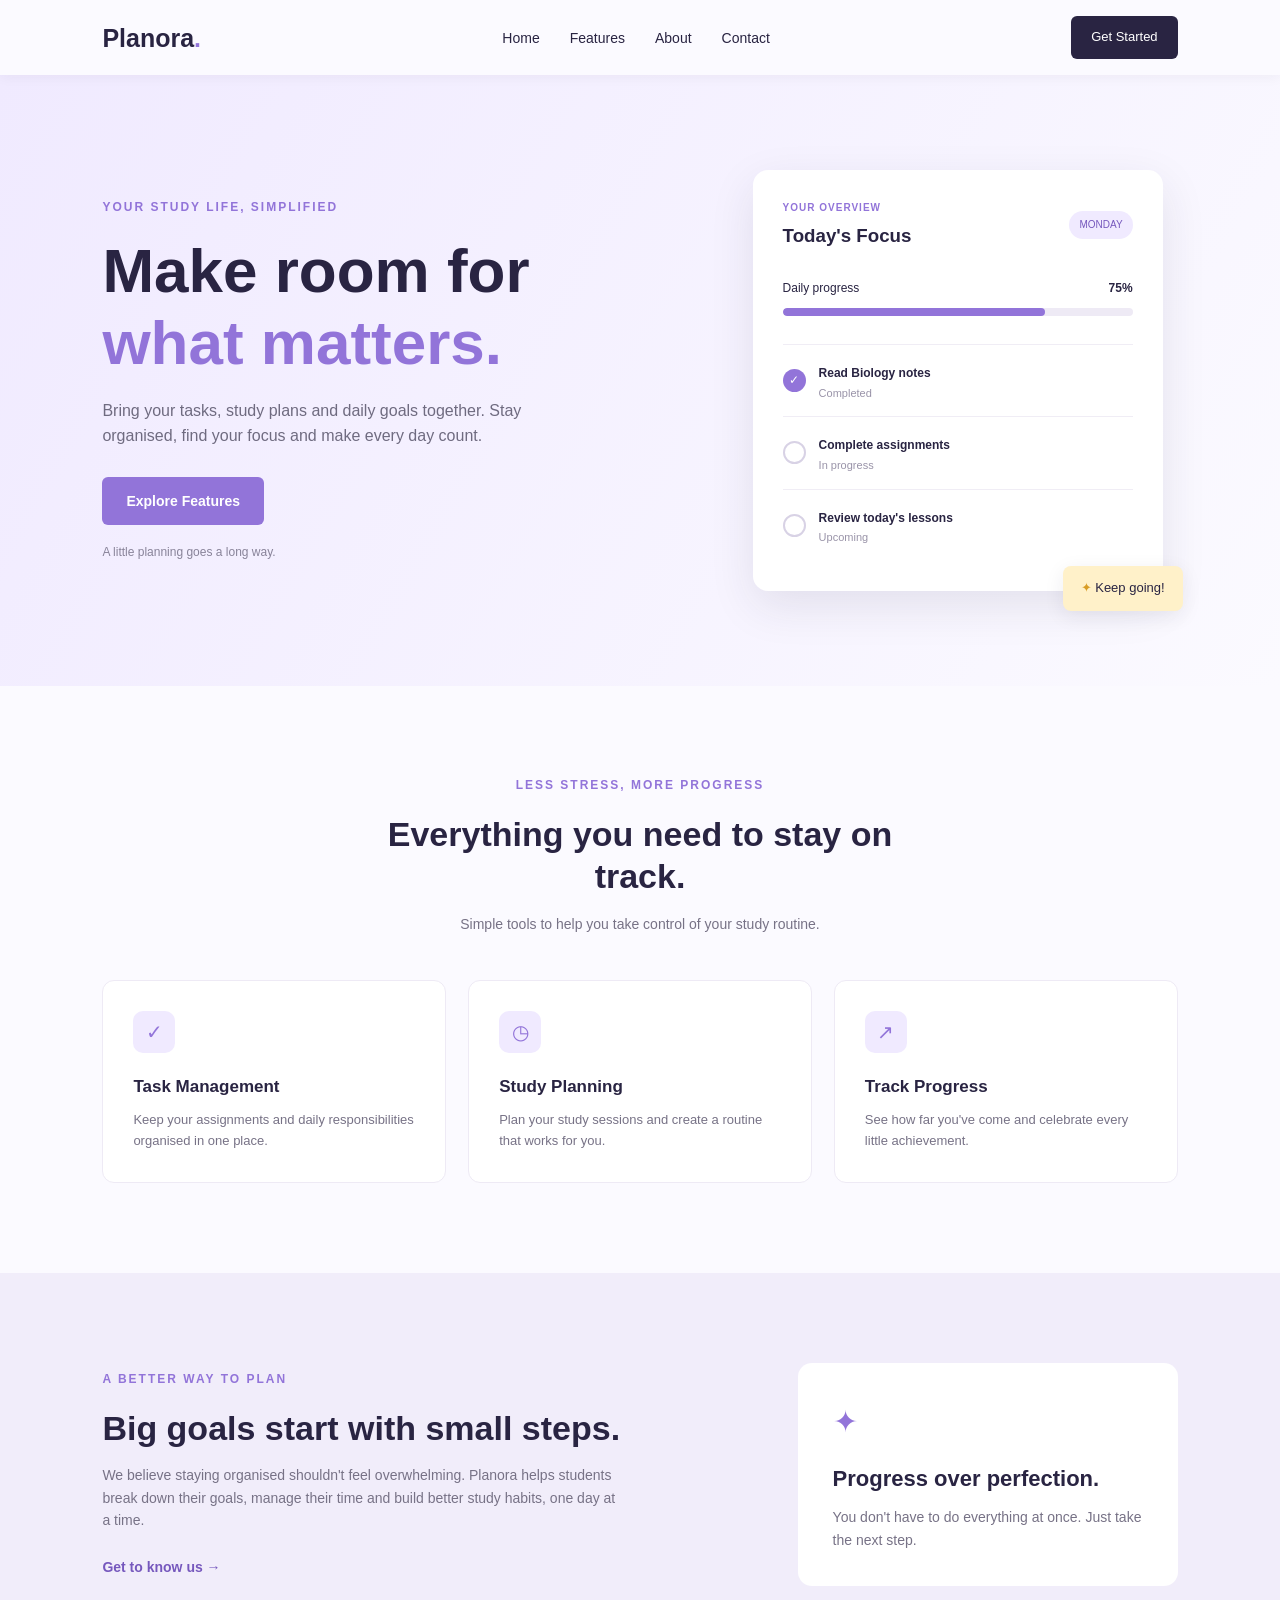
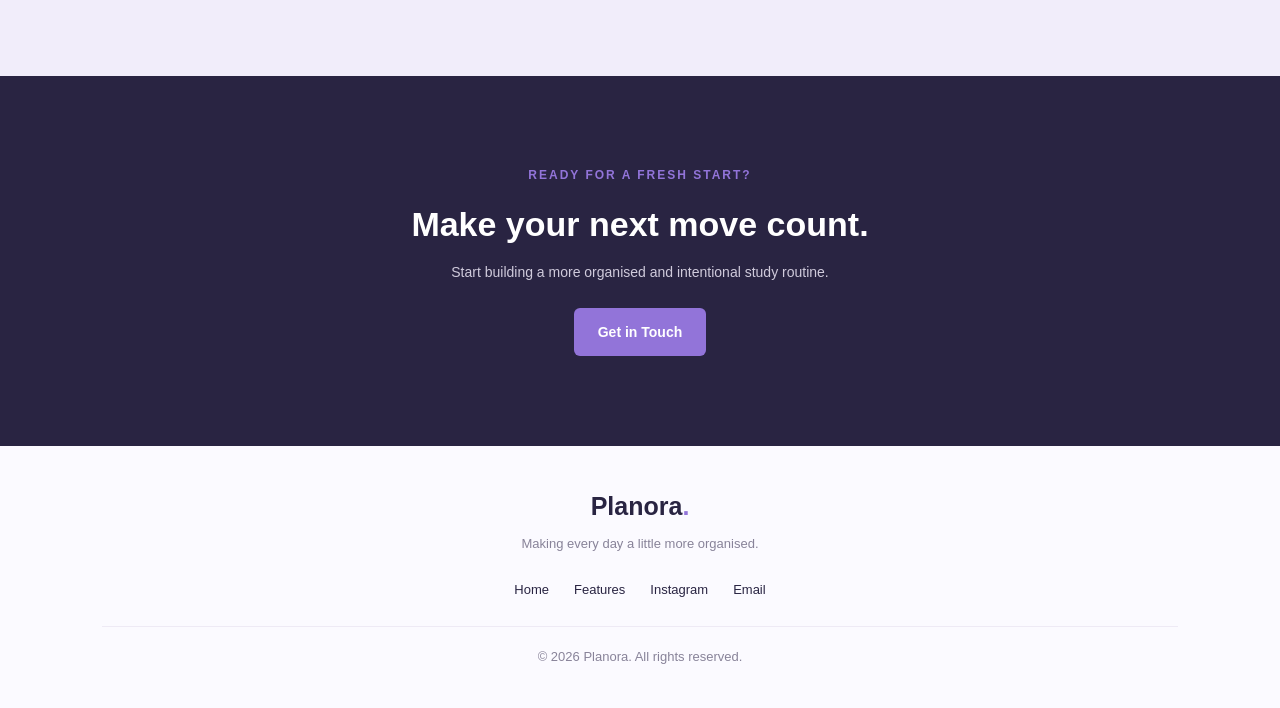
<file: WebDev-L1-LandingPage/index.html>
<!DOCTYPE html>
<html lang="en">
<head>
    <meta charset="UTF-8">
    <meta name="viewport" content="width=device-width, initial-scale=1.0">
    <title>Planora | Make Room for What Matters</title>
    <link rel="stylesheet" href="style.css">
</head>
<body>

    <!-- Navigation -->
    <header>
        <nav class="navbar">
            <a href="#" class="logo">Planora<span>.</span></a>

            <ul class="nav-links">
                <li><a href="#home">Home</a></li>
                <li><a href="#features">Features</a></li>
                <li><a href="#about">About</a></li>
                <li><a href="#contact">Contact</a></li>
            </ul>

            <a href="#features" class="nav-button">Get Started</a>
        </nav>
    </header>

    <main>

        <!-- Hero Section -->
        <section class="hero" id="home">
            <div class="hero-content">
                <p class="eyebrow">YOUR STUDY LIFE, SIMPLIFIED</p>

                <h1>Make room for <span>what matters.</span></h1>

                <p class="hero-text">
                    Bring your tasks, study plans and daily goals together.
                    Stay organised, find your focus and make every day count.
                </p>

                <a href="#features" class="primary-button">Explore Features</a>

                <p class="hero-note">A little planning goes a long way.</p>
            </div>

            <div class="hero-visual">
                <div class="dashboard-card">
                    <div class="dashboard-heading">
                        <div>
                            <p class="small-text">YOUR OVERVIEW</p>
                            <h3>Today's Focus</h3>
                        </div>
                        <span class="date-label">MONDAY</span>
                    </div>

                    <div class="progress-area">
                        <div class="progress-info">
                            <span>Daily progress</span>
                            <strong>75%</strong>
                        </div>
                        <div class="progress-bar">
                            <div class="progress-fill"></div>
                        </div>
                    </div>

                    <div class="task-item">
                        <span class="task-check">✓</span>
                        <div>
                            <strong>Read Biology notes</strong>
                            <p>Completed</p>
                        </div>
                    </div>

                    <div class="task-item">
                        <span class="task-check pending"></span>
                        <div>
                            <strong>Complete assignments</strong>
                            <p>In progress</p>
                        </div>
                    </div>

                    <div class="task-item">
                        <span class="task-check pending"></span>
                        <div>
                            <strong>Review today's lessons</strong>
                            <p>Upcoming</p>
                        </div>
                    </div>
                </div>

                <div class="floating-note">
                    <span>✦</span> Keep going!
                </div>
            </div>
        </section>

        <!-- Features Section -->
        <section class="features section-padding" id="features">
            <div class="section-heading">
                <p class="eyebrow">LESS STRESS, MORE PROGRESS</p>
                <h2>Everything you need to stay on track.</h2>
                <p>Simple tools to help you take control of your study routine.</p>
            </div>

            <div class="feature-grid">
                <article class="feature-card">
                    <div class="feature-icon">✓</div>
                    <h3>Task Management</h3>
                    <p>Keep your assignments and daily responsibilities organised in one place.</p>
                </article>

                <article class="feature-card">
                    <div class="feature-icon">◷</div>
                    <h3>Study Planning</h3>
                    <p>Plan your study sessions and create a routine that works for you.</p>
                </article>

                <article class="feature-card">
                    <div class="feature-icon">↗</div>
                    <h3>Track Progress</h3>
                    <p>See how far you've come and celebrate every little achievement.</p>
                </article>
            </div>
        </section>

        <!-- About Section -->
        <section class="about section-padding" id="about">
            <div class="about-content">
                <p class="eyebrow">A BETTER WAY TO PLAN</p>
                <h2>Big goals start with small steps.</h2>
                <p>
                    We believe staying organised shouldn't feel overwhelming.
                    Planora helps students break down their goals, manage their
                    time and build better study habits, one day at a time.
                </p>
                <a href="#contact" class="text-link">Get to know us →</a>
            </div>

            <div class="about-highlight">
                <span class="highlight-icon">✦</span>
                <h3>Progress over perfection.</h3>
                <p>You don't have to do everything at once. Just take the next step.</p>
            </div>
        </section>

        <!-- Call to Action -->
        <section class="cta section-padding" id="contact">
            <p class="eyebrow">READY FOR A FRESH START?</p>
            <h2>Make your next move count.</h2>
            <p>Start building a more organised and intentional study routine.</p>
            <a href="mailto:hello@planora.example" class="primary-button">Get in Touch</a>
        </section>

    </main>

    <!-- Footer -->
    <footer>
        <a href="#home" class="logo">Planora<span>.</span></a>
        <p>Making every day a little more organised.</p>

        <div class="footer-links">
            <a href="#home">Home</a>
            <a href="#features">Features</a>
            <a href="https://www.instagram.com/">Instagram</a>
            <a href="mailto:hello@planora.example">Email</a>
        </div>

        <p class="copyright">© 2026 Planora. All rights reserved.</p>
    </footer>

</body>
</html>
</file>
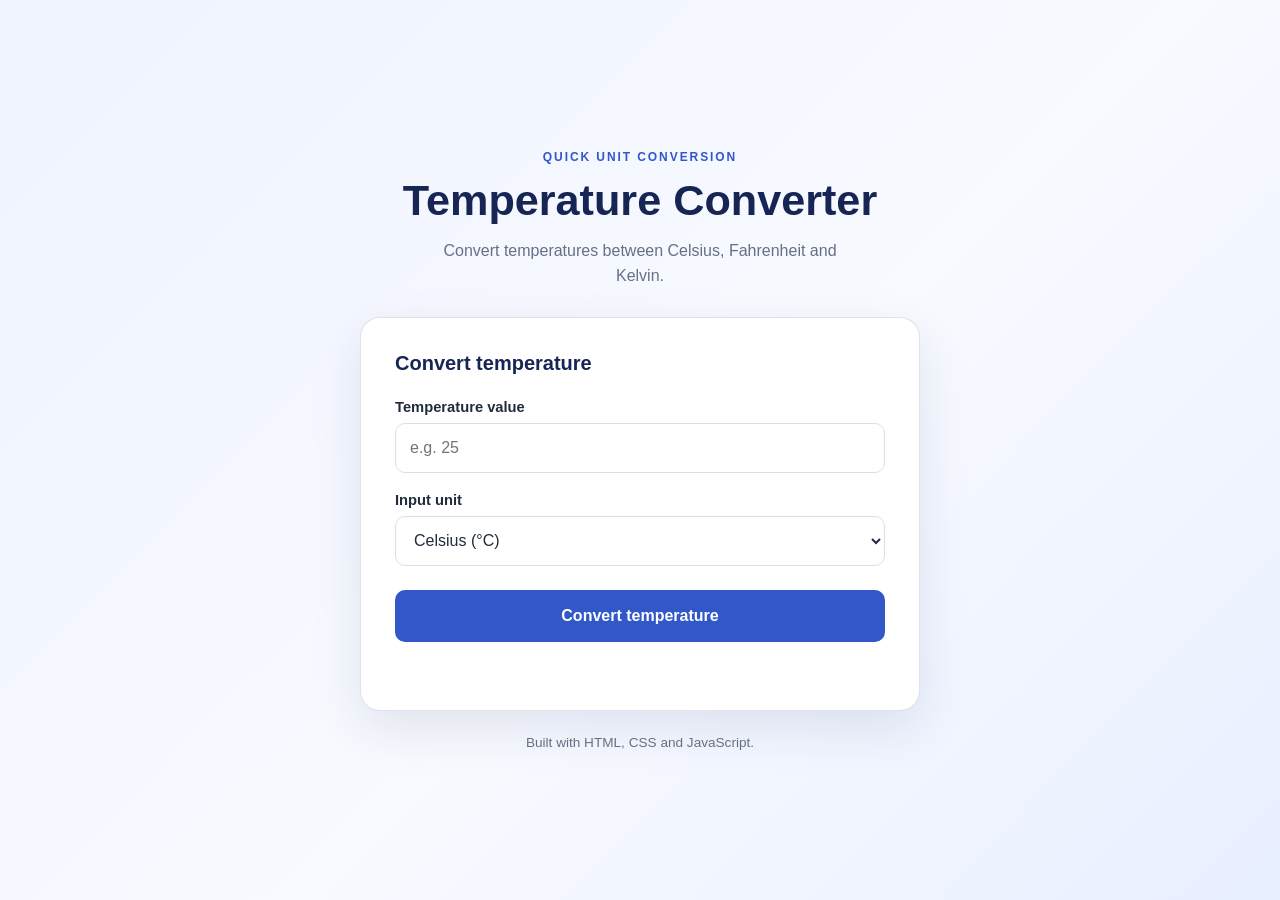
<file: WebDevL1-TemperatureConverter/index.html>
<!doctype html>
<html lang="en">
<head>
  <meta charset="UTF-8">
  <meta name="viewport" content="width=device-width, initial-scale=1.0">
  <meta name="description" content="Convert temperatures between Celsius, Fahrenheit and Kelvin.">
  <title>Temperature Converter</title>
  <link rel="stylesheet" href="style.css">
  <script src="script.js" defer></script>
</head>
<body>
  <main class="converter">
    <header class="page-header">
      <p class="eyebrow">QUICK UNIT CONVERSION</p>
      <h1>Temperature Converter</h1>
      <p class="intro">Convert temperatures between Celsius, Fahrenheit and Kelvin.</p>
    </header>

    <section class="converter-card">
      <h2>Convert temperature</h2>
      <form id="converter-form" novalidate>
        <div class="field-group">
          <label for="temperature">Temperature value</label>
          <input type="number" id="temperature" name="temperature" step="any"
                 inputmode="decimal" placeholder="e.g. 25" required>
        </div>
        <div class="field-group">
          <label for="unit">Input unit</label>
          <select id="unit" name="unit">
            <option value="C">Celsius (°C)</option>
            <option value="F">Fahrenheit (°F)</option>
            <option value="K">Kelvin (K)</option>
          </select>
        </div>
        <button type="submit">Convert temperature</button>
        <p id="error-message" class="message error" role="alert" aria-live="polite"></p>
      </form>

      <section id="results" class="results" aria-live="polite" hidden>
        <h2>Conversion results</h2>
        <div class="result-row"><span>Celsius</span><strong id="celsius-result">—</strong></div>
        <div class="result-row"><span>Fahrenheit</span><strong id="fahrenheit-result">—</strong></div>
        <div class="result-row"><span>Kelvin</span><strong id="kelvin-result">—</strong></div>
      </section>
    </section>
    <footer><p>Built with HTML, CSS and JavaScript.</p></footer>
  </main>
</body>
</html>
</file>
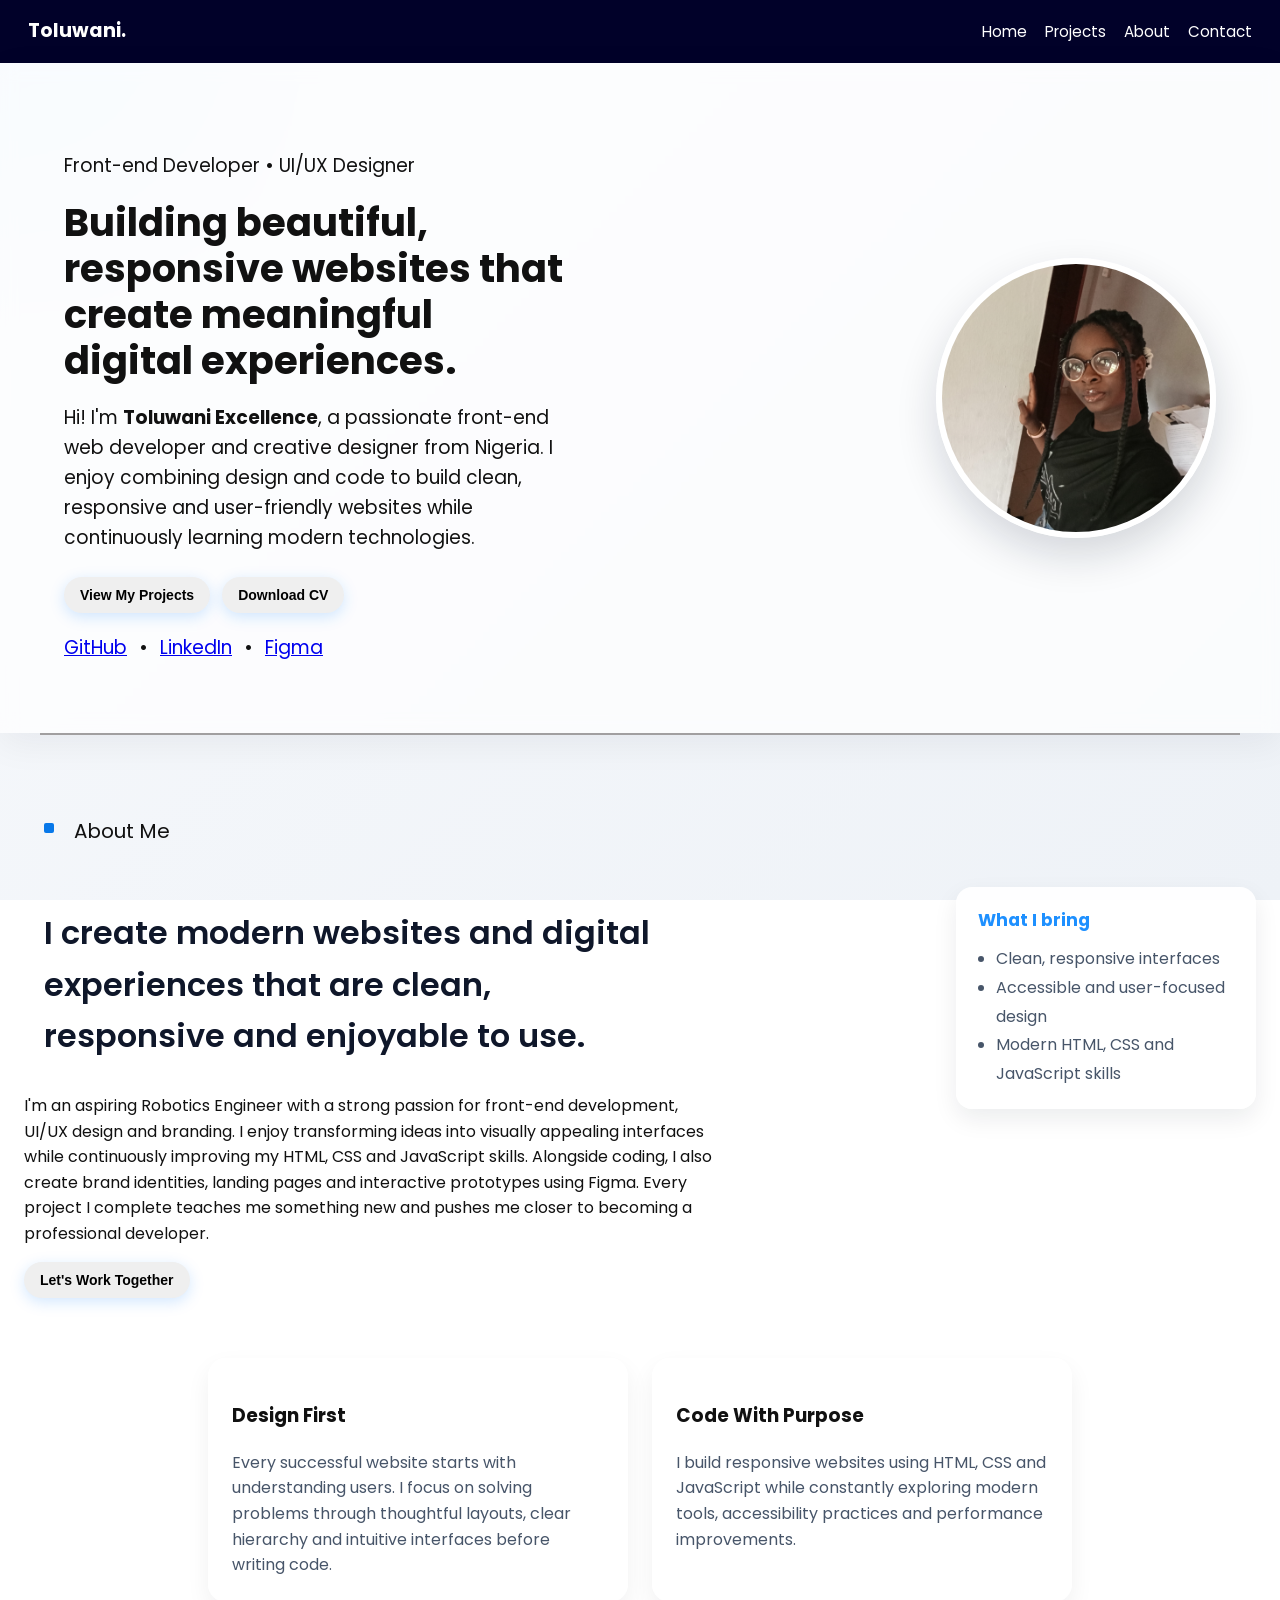
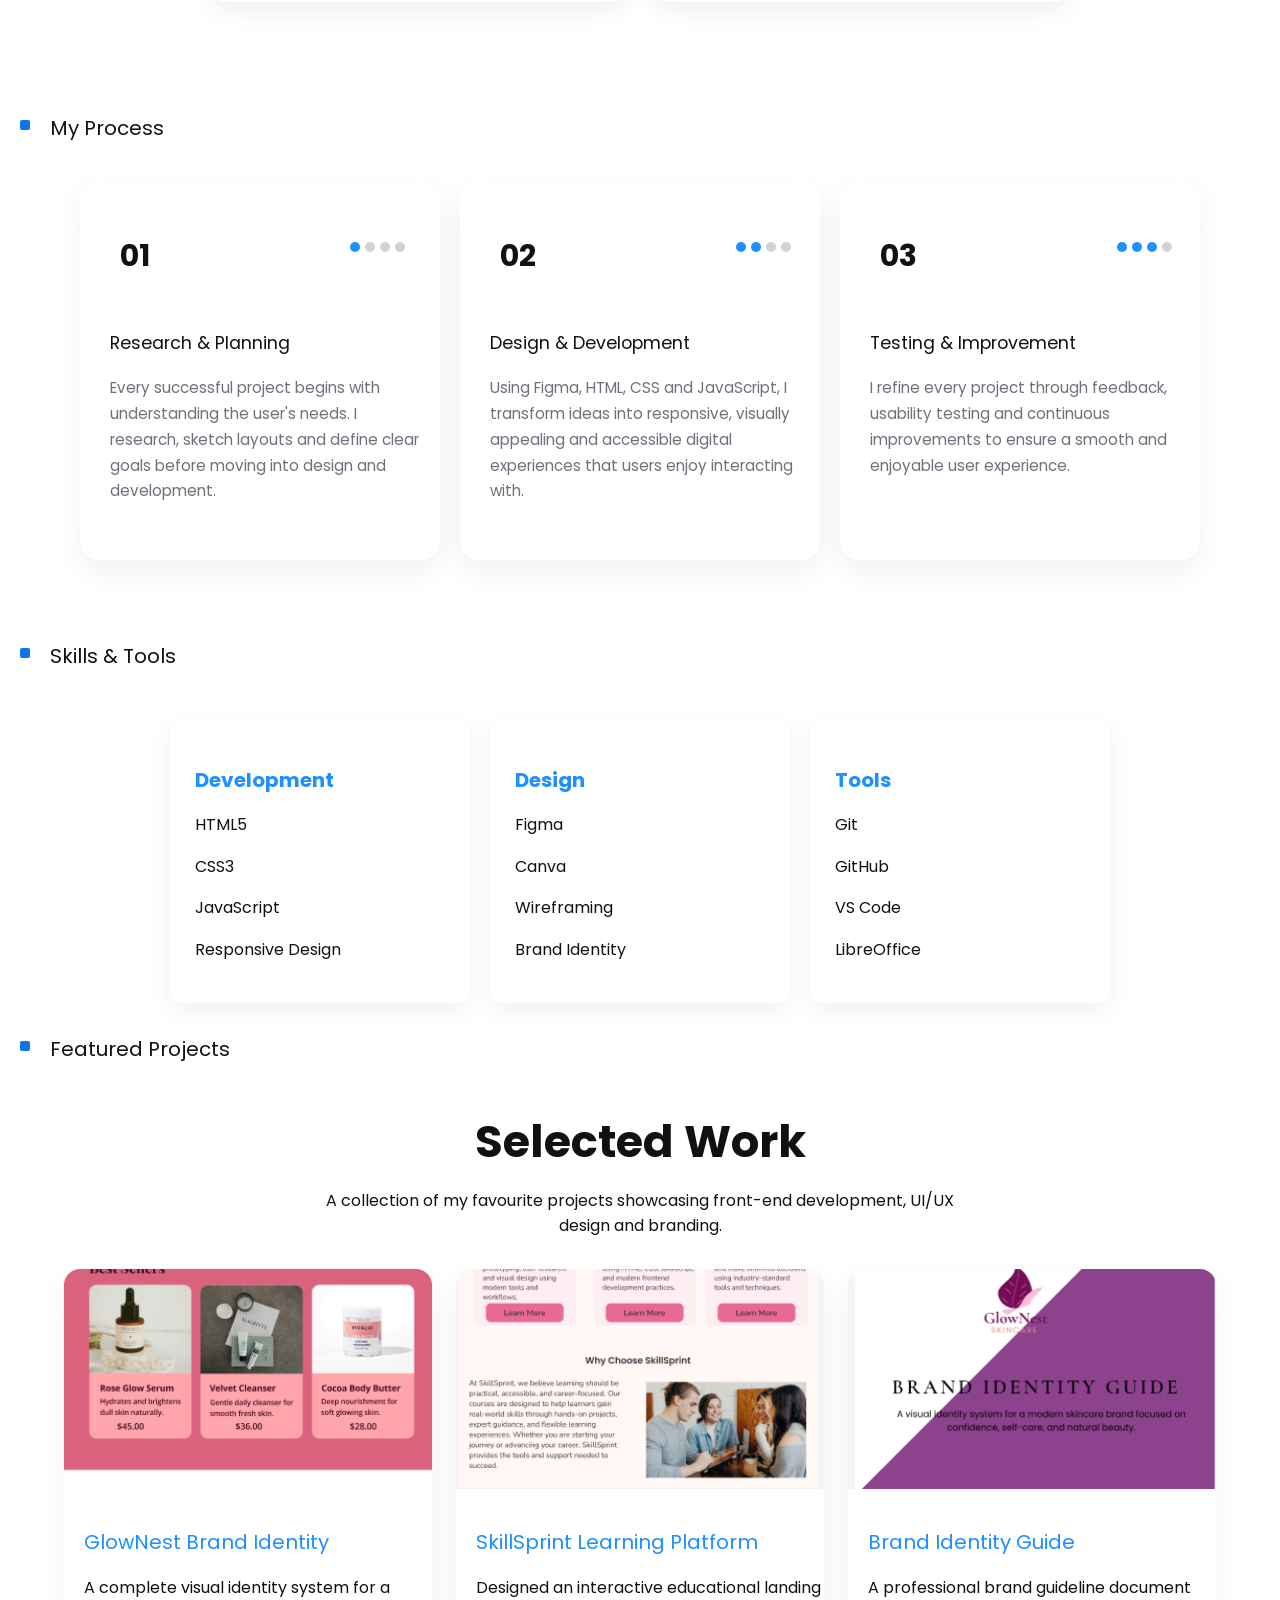
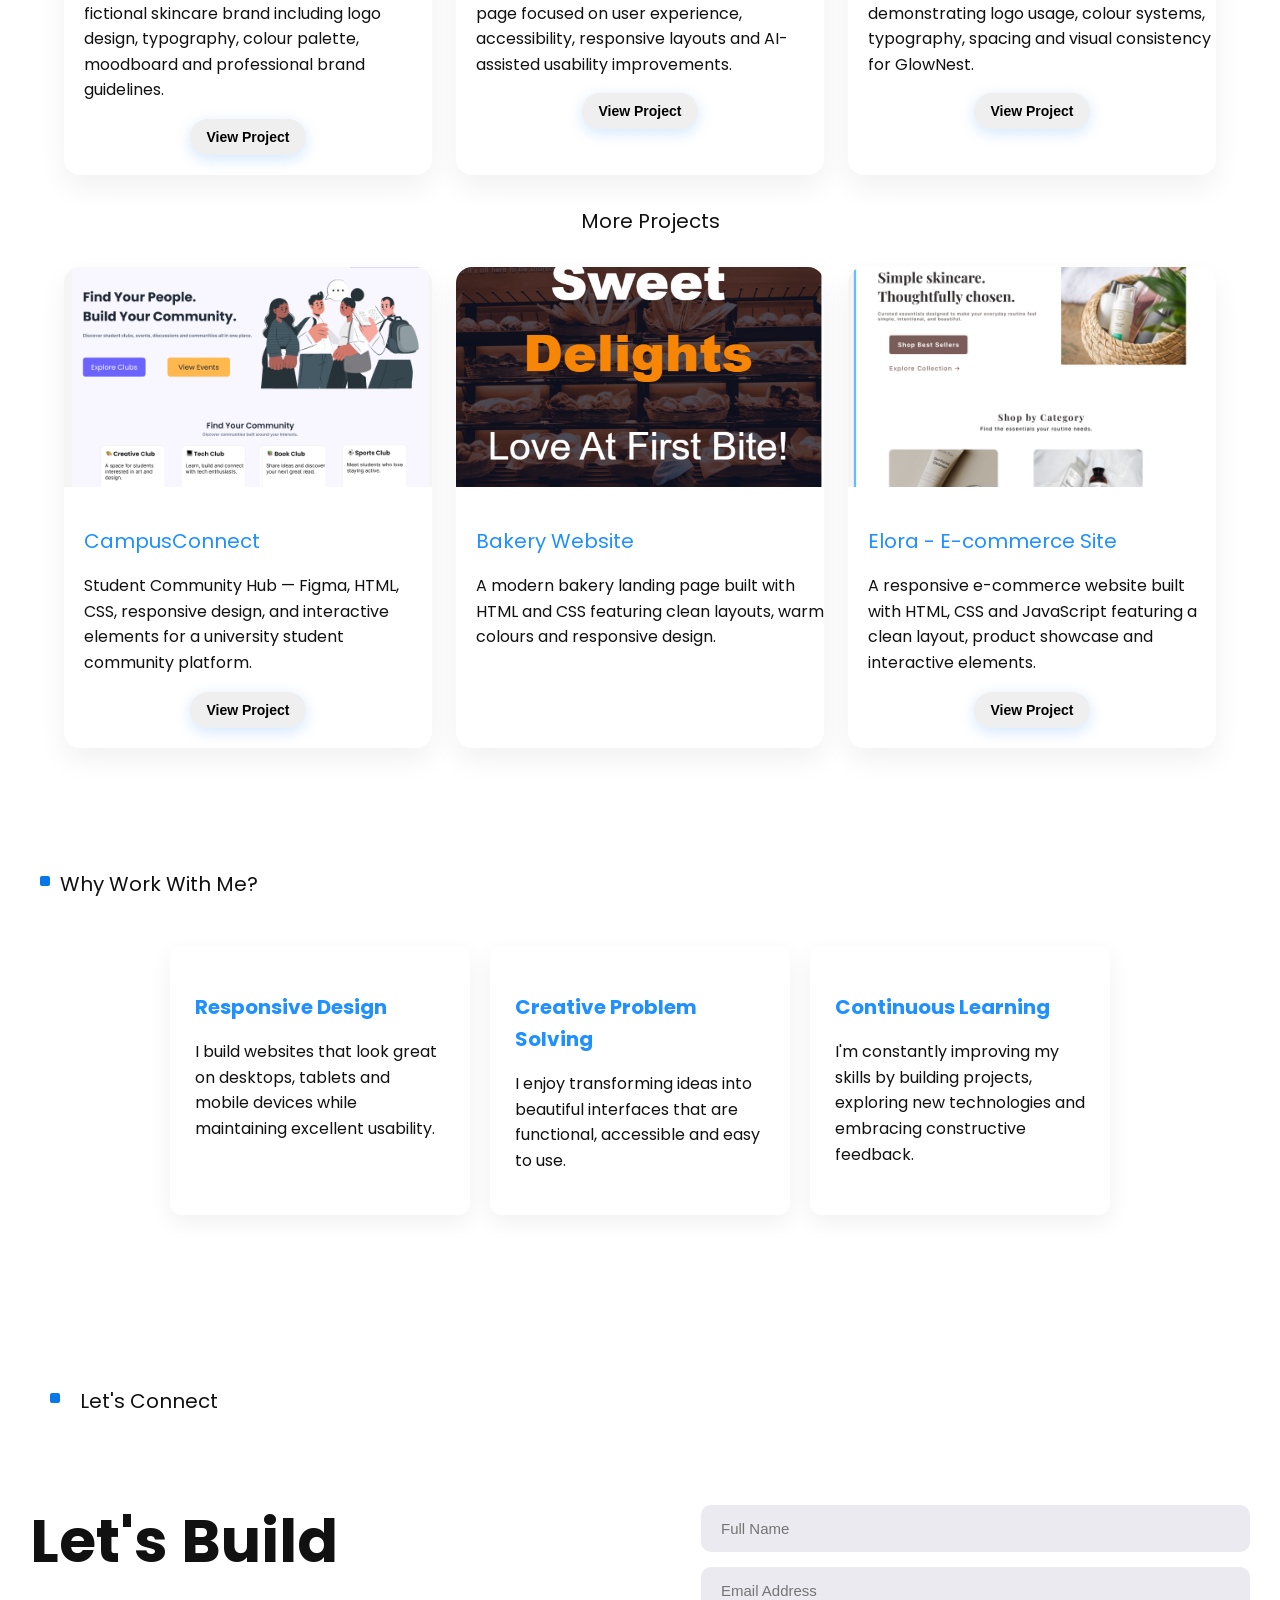
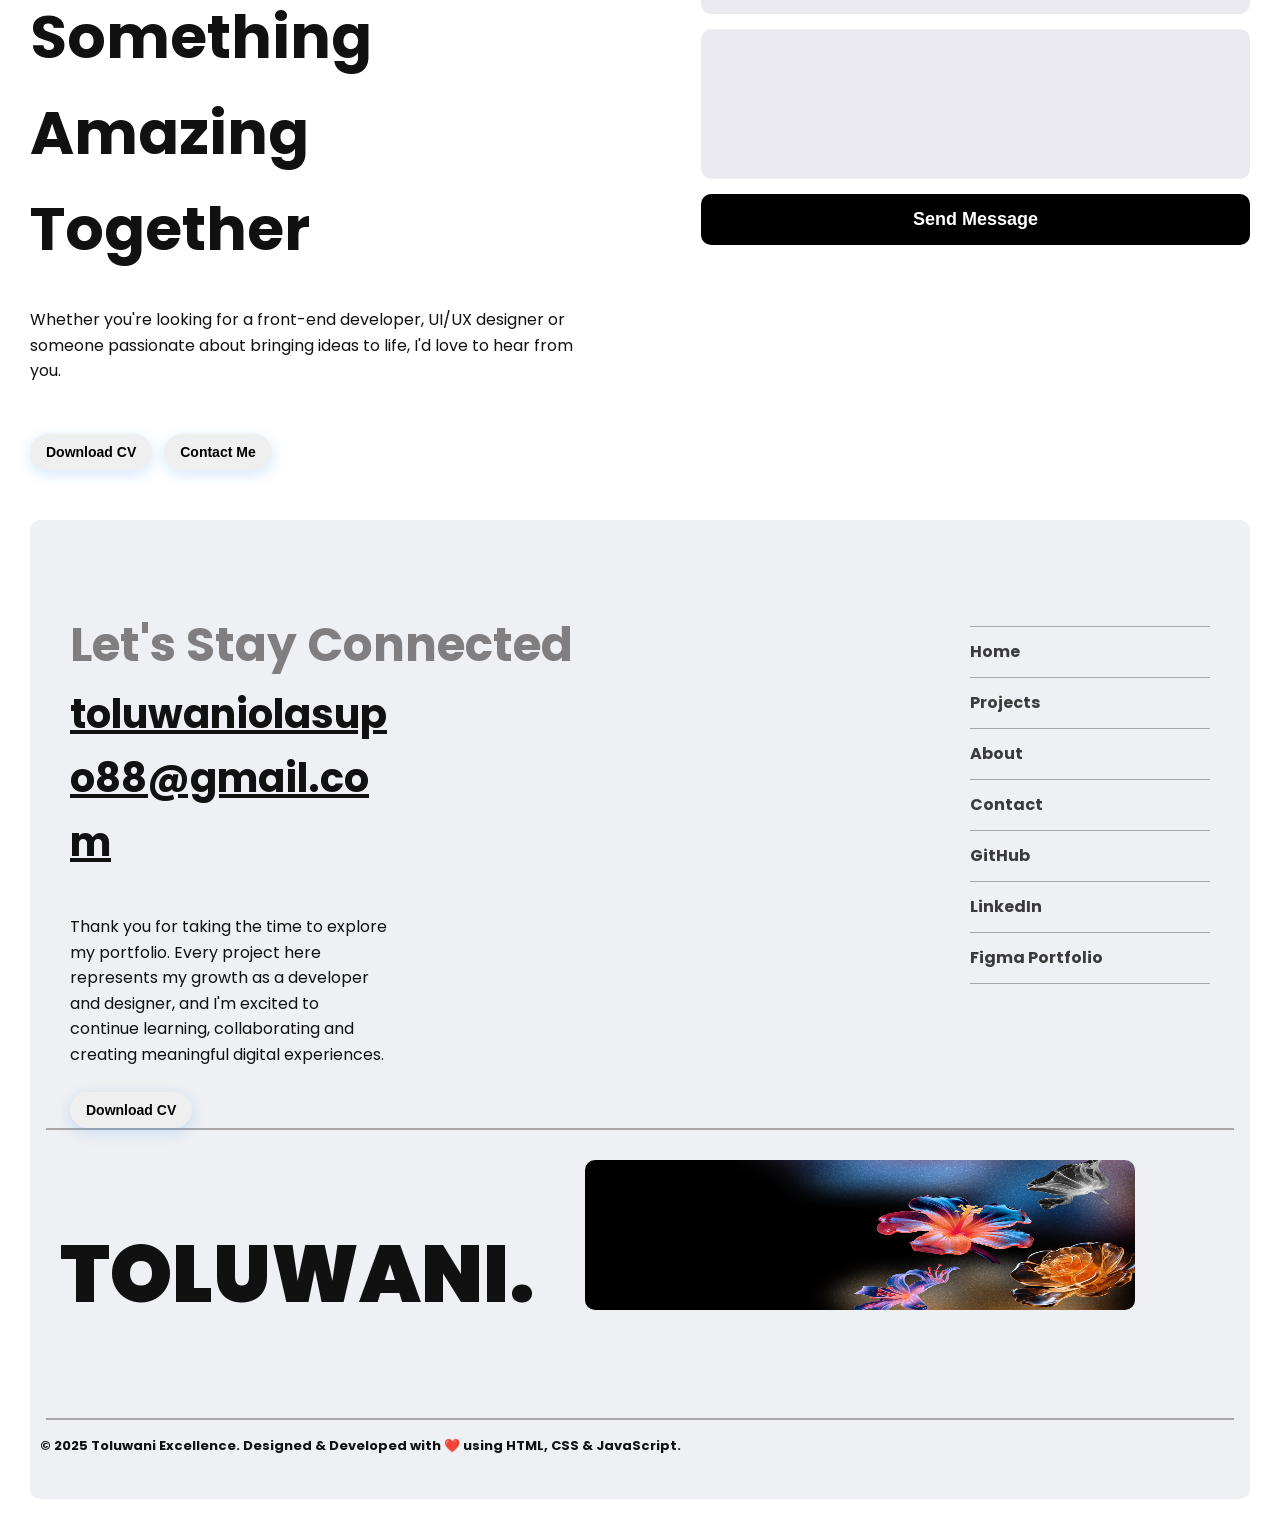
<file: WebDev-L1-Portfolio/HTML Files/index.html>
<!DOCTYPE html>
<html lang="en">
<head>
<meta charset="UTF-8">
<meta name="viewport" content="width=device-width, initial-scale=1.0">

<meta name="description" content="Portfolio of Toluwani Excellence - Front-end Web Developer and UI/UX Designer creating responsive websites and user-centred digital experiences.">

<title>Toluwani | Front-end Developer</title>

<link rel="stylesheet" href="../CSS files/style.css">

<link rel="preconnect" href="https://fonts.googleapis.com">
<link rel="preconnect" href="https://fonts.gstatic.com" crossorigin>

<link href="https://fonts.googleapis.com/css2?family=Poppins:wght@300;400;500;600;700;800&display=swap" rel="stylesheet">

</head>

<body>

<nav>

<h1 class="logo">Toluwani.</h1>

<ul>

<li><a href="index.html">Home</a></li>

<li><a href="projects.html">Projects</a></li>

<li><a href="about.html">About</a></li>

<li><a href="contact.html">Contact</a></li>

</ul>

</nav>


<!-- HERO -->

<section class="hero">

<div class="hero-text">

<p class="hero-tag">
Front-end Developer • UI/UX Designer
</p>

<h1>

Building beautiful, responsive websites that create meaningful digital experiences.

</h1>

<p class="hero-description">

Hi! I'm <strong>Toluwani Excellence</strong>, a passionate front-end web developer and creative designer from Nigeria. I enjoy combining design and code to build clean, responsive and user-friendly websites while continuously learning modern technologies.

</p>

<div class="hero-buttons">

<a href="projects.html">

<button class="view-portfolio">

View My Projects

</button>

</a>

<a href="Toluwani_Olasupo_CV.pdf" target="_blank">

<button class="get-in-touch">

Download CV

</button>

</a>

</div>

<div class="hero-links">

<a href="https://github.com/Toluwebdesign/Excellence-Projects" target="_blank">

GitHub

</a>

<span>•</span>

<a href="https://www.linkedin.com/in/toluwaniolasupo" target="_blank">

LinkedIn

</a>

<span>•</span>

<a href="https://www.figma.com/design/sNnKKNkur1Ct9NutubvUpb/Untitled?t=U9mQgnGuUc6tNd08-1" target="_blank">

Figma

</a>

</div>

</div>


<div class="hero-image">

<img src="../Tolu.jpg" alt="Toluwani Excellence" class="pic">

</div>

</section>


<hr class="line">


<section class="intro">

<div class="square-container">

<div class="square"></div>

<h2>About Me</h2>

</div>

<div class="intro-layout">

<div class="intro-content">

<p class="intro-info">

I create modern websites and digital experiences that are clean, responsive and enjoyable to use.

</p>

<p class="about-description">

I'm an aspiring Robotics Engineer with a strong passion for front-end development, UI/UX design and branding. I enjoy transforming ideas into visually appealing interfaces while continuously improving my HTML, CSS and JavaScript skills.

Alongside coding, I also create brand identities, landing pages and interactive prototypes using Figma. Every project I complete teaches me something new and pushes me closer to becoming a professional developer.

</p>

<a href="#contact-section">

<button class="get-in-touch2">

Let's Work Together

</button>

</a>

</div>

<aside class="about-highlight-card">

<h3>What I bring</h3>

<ul>
<li>Clean, responsive interfaces</li>
<li>Accessible and user-focused design</li>
<li>Modern HTML, CSS and JavaScript skills</li>
</ul>

</aside>

</div>

</section>


<section class="intro-story">

<div class="experiences">

<h3>Design First</h3>

<p>

Every successful website starts with understanding users. I focus on solving problems through thoughtful layouts, clear hierarchy and intuitive interfaces before writing code.

</p>

</div>

<div class="collaboration">

<h3>Code With Purpose</h3>

<p>

I build responsive websites using HTML, CSS and JavaScript while constantly exploring modern tools, accessibility practices and performance improvements.

</p>

</div>

</section>

  <section class="approach-style">

<div class="square-container">

<div class="square"></div>

<h2>My Process</h2>

</div>

<div class="cards">

<div class="card1">

<div class="card-number">

<h2>01</h2>

<div class="circles">

<div class="circle"></div>

<div class="circle circle2-01"></div>

<div class="circle circle3-01"></div>

<div class="circle circle4-01"></div>

</div>

</div>

<h3>Research & Planning</h3>

<p>

Every successful project begins with understanding the user's needs. I research, sketch layouts and define clear goals before moving into design and development.

</p>

</div>

<div class="card2">

<div class="card-number">

<h2>02</h2>

<div class="circles">

<div class="circle"></div>

<div class="circle"></div>

<div class="circle circle3-02"></div>

<div class="circle circle4-02"></div>

</div>

</div>

<h3>Design & Development</h3>

<p>

Using Figma, HTML, CSS and JavaScript, I transform ideas into responsive, visually appealing and accessible digital experiences that users enjoy interacting with.

</p>

</div>

<div class="card3">

<div class="card-number">

<h2>03</h2>

<div class="circles">

<div class="circle"></div>

<div class="circle"></div>

<div class="circle"></div>

<div class="circle circle4-03"></div>

</div>

</div>

<h3>Testing & Improvement</h3>

<p>

I refine every project through feedback, usability testing and continuous improvements to ensure a smooth and enjoyable user experience.

</p>

</div>

</div>

</section>



<section class="skills">

<div class="square-container">

<div class="square"></div>

<h2>Skills & Tools</h2>

</div>

<div class="benefit-cards">

<div class="benefit-card">

<h3>Development</h3>

<p>HTML5</p>

<p>CSS3</p>

<p>JavaScript</p>

<p>Responsive Design</p>

</div>

<div class="benefit-card">

<h3>Design</h3>

<p>Figma</p>

<p>Canva</p>

<p>Wireframing</p>

<p>Brand Identity</p>

</div>

<div class="benefit-card">

<h3>Tools</h3>

<p>Git</p>

<p>GitHub</p>

<p>VS Code</p>

<p>LibreOffice</p>

</div>

</div>

</section>



<section class="featured-works">

<div class="square-container">

<div class="square"></div>

<h2>Featured Projects</h2>

</div>

<h1>Selected Work</h1>

<p class="portfolio-text">

A collection of my favourite projects showcasing front-end development, UI/UX design and branding.

</p>

<div class="portfolio-cards">

<div class="portfolio-card1">

<img src="../images/glownest.png" alt="GlowNest Brand Identity">

<h2>GlowNest Brand Identity</h2>

<p>

A complete visual identity system for a fictional skincare brand including logo design, typography, colour palette, moodboard and professional brand guidelines.

</p>

<a href="https://www.figma.com/design/sNnKKNkur1Ct9NutubvUpb/Untitled?t=U9mQgnGuUc6tNd08-1" target="_blank">

<button class="view-portfolio">

View Project

</button>

</a>

</div>



<div class="portfolio-card2">

<img src="../images/skillsprint.png" alt="SkillSprint Landing Page">

<h2>SkillSprint Learning Platform</h2>

<p>

Designed an interactive educational landing page focused on user experience, accessibility, responsive layouts and AI-assisted usability improvements.

</p>

<a href="https://www.figma.com/design/sNnKKNkur1Ct9NutubvUpb/Untitled?t=U9mQgnGuUc6tNd08-1" target="_blank">

<button class="view-portfolio">

View Project

</button>

</a>

</div>



<div class="portfolio-card3">

<img src="../images/brand-1.png" alt="Brand Identity Guide">

<h2>Brand Identity Guide</h2>

<p>

A professional brand guideline document demonstrating logo usage, colour systems, typography, spacing and visual consistency for GlowNest.

</p>

<a href="https://www.figma.com/design/sNnKKNkur1Ct9NutubvUpb/Untitled?t=U9mQgnGuUc6tNd08-1" target="_blank">

<button class="view-portfolio">

View Project

</button>

</a>

</div>

</div>



<h2 class="top-projects">

More Projects

</h2>



<div class="portfolio-cards">

<div class="portfolio-card1">

<img src="../images/campusconnect.png" alt="CampusConnect Website">

<h2>CampusConnect</h2>

<p>
Student Community Hub — Figma, HTML, CSS, responsive design, and interactive elements for a university student community platform.

</p>

<a href="https://campusconnect-students.netlify.app/" target="_blank">
  <button class="view-portfolio">View Project</button>
</a>

</div>


<div class="portfolio-card2">

<img src="../images/bakery.png" alt="Bakery Website">

<h2>Bakery Website</h2>

<p>

A modern bakery landing page built with HTML and CSS featuring clean layouts, warm colours and responsive design.

</p>

</div>


<div class="portfolio-card3">

<img src="../images/elora.png" alt="Elora E-commerce Site">

<h2>Elora - E-commerce Site</h2>

<p>

A responsive e-commerce website built with HTML, CSS and JavaScript featuring a clean layout, product showcase and interactive elements.

</p>

<a href="https://elora-ecommerce-site.netlify.app/" target="_blank">
  <button class="view-portfolio">View Project</button>
</a>

</div>

</div>

</section>

  <section class="benefits">

<div class="square-container">

<div class="square"></div>

<h2>Why Work With Me?</h2>

</div>

<div class="benefit-cards">

<div class="benefit-card">

<h3>Responsive Design</h3>

<p>

I build websites that look great on desktops, tablets and mobile devices while maintaining excellent usability.

</p>

</div>

<div class="benefit-card">

<h3>Creative Problem Solving</h3>

<p>

I enjoy transforming ideas into beautiful interfaces that are functional, accessible and easy to use.

</p>

</div>

<div class="benefit-card">

<h3>Continuous Learning</h3>

<p>

I'm constantly improving my skills by building projects, exploring new technologies and embracing constructive feedback.

</p>

</div>

</div>

</section>



<section class="contact-section" id="contact-section">

<div class="contact-me">

<div class="square-container">

<div class="square"></div>

<h2>Let's Connect</h2>

</div>

<h3>

Let's Build Something Amazing Together

</h3>

<p class="contact-text">

Whether you're looking for a front-end developer, UI/UX designer or someone passionate about bringing ideas to life, I'd love to hear from you.

</p>

<div class="hero-buttons">

<a href="Toluwani_Olasupo_CV.pdf" target="_blank">

<button class="contact-button">

Download CV

</button>

</a>

<a href="#contact-section">

<button class="get-in-touch">

Contact Me

</button>

</a>

</div>

</div>



<div class="contact-form">

<form action="https://formspree.io/f/mblnalkd" method="POST">

<input type="text"

name="Name"

placeholder="Full Name"

required>



<input type="email" name="Email" placeholder="Email Address" required>



<textarea

name="Message"

class="message"

placeholder="Tell me about your project..."

required>

</textarea>



<input

type="submit"

class="submit"

value="Send Message">

</form>

</div>

</section>





<section class="connect">

<div class="connect-up">

<div class="connect-up-info">

<p class="connect-with-me">

Let's Stay Connected

</p>

<p class="email">

toluwaniolasupo88@gmail.com

</p>

<p class="connect-text">

Thank you for taking the time to explore my portfolio. Every project here represents my growth as a developer and designer, and I'm excited to continue learning, collaborating and creating meaningful digital experiences.

</p>



<div class="hero-buttons">

<a href="Toluwani_Olasupo_CV.pdf" target="_blank">

<button class="contact-button">

Download CV

</button>

</a>

</div>

</div>





<div class="links">

<ul>

<hr class="links-line">

<li>

<a href="index.html">

Home

</a>

</li>

<hr class="links-line">

<li>

<a href="projects.html">

Projects

</a>

</li>

<hr class="links-line">

<li>

<a href="about.html">

About

</a>

</li>

<hr class="links-line">

<li>

<a href="contact.html">

Contact

</a>

</li>

<hr class="links-line">

<li>

<a href="https://github.com/Toluwebdesign/Excellence-Projects"

target="_blank">

GitHub

</a>

</li>

<hr class="links-line">

<li>

<a href="https://www.linkedin.com/in/toluwaniolasupo"

target="_blank">

LinkedIn

</a>

</li>

<hr class="links-line">

<li>

<a href="https://www.figma.com/design/sNnKKNkur1Ct9NutubvUpb/Untitled?t=U9mQgnGuUc6tNd08-1"

target="_blank">

Figma Portfolio

</a>

</li>

<hr class="links-line">

</ul>

</div>

</div>

<hr class="line">

<div class="connect-middle">

<p class="connect-name">

TOLUWANI.

</p>

<img

src="../flower.webp"

alt="Decorative Flower"

class="flower">

</div>

<hr class="line">

<p class="copyright">

© 2025 Toluwani Excellence.

Designed & Developed with ❤️ using HTML, CSS & JavaScript.

</p>

</section>

</body>

</html>
</file>
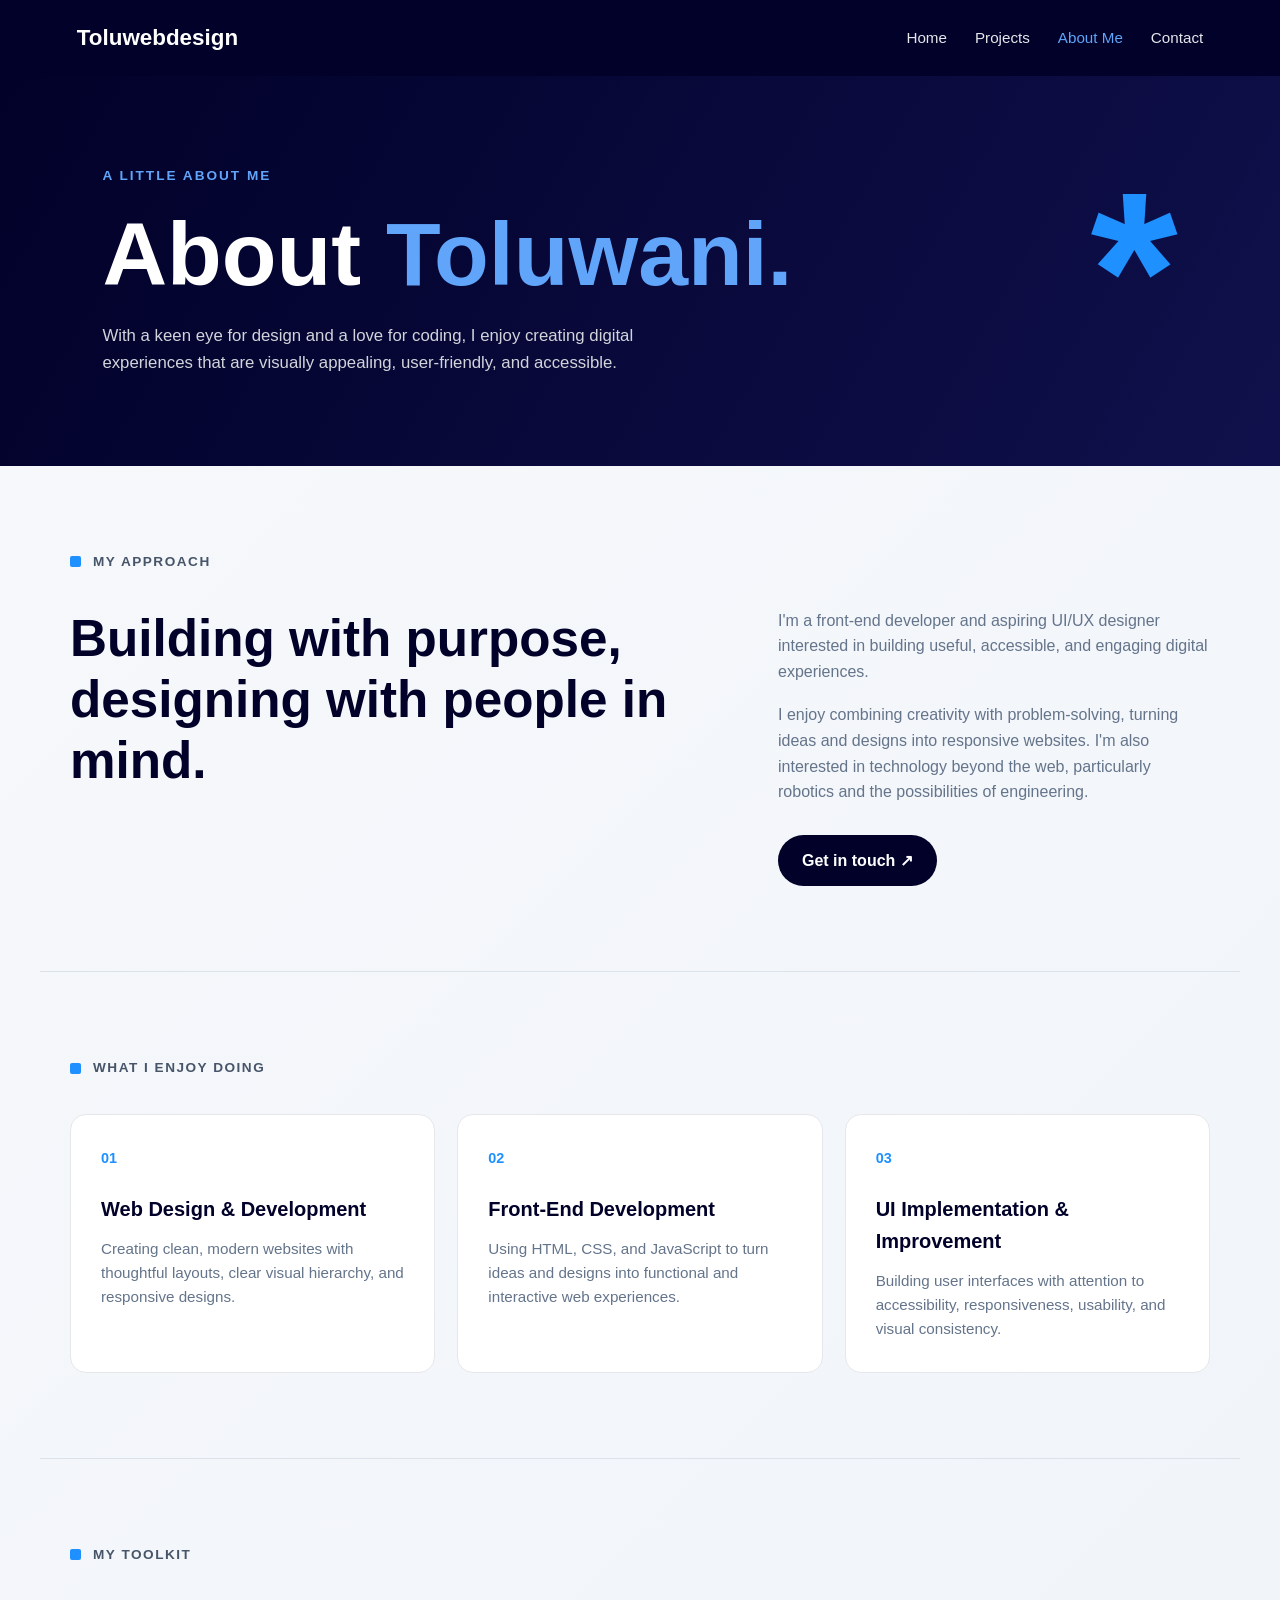
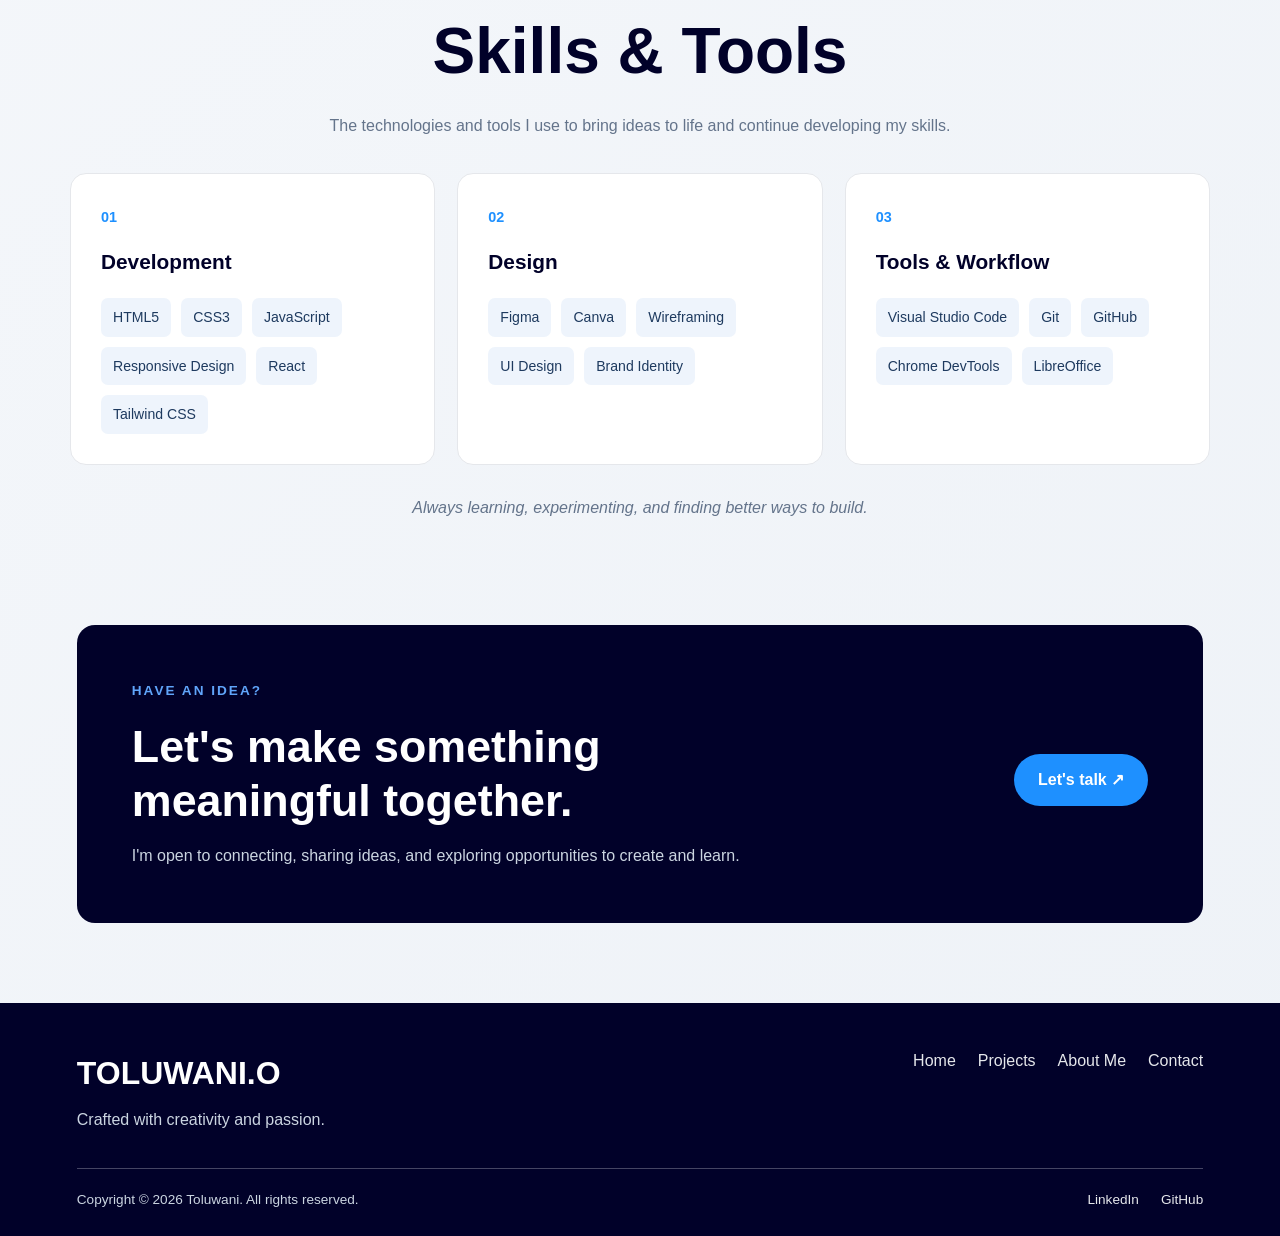
<file: WebDev-L1-Portfolio/HTML Files/about.html>
<!DOCTYPE html>
<html lang="en">
<head>
  <meta charset="UTF-8">
  <meta name="viewport" content="width=device-width, initial-scale=1.0">
  <meta name="description" content="Learn more about Toluwani, her approach to web development, design, and the tools she uses.">
  <title>About Me | Toluwani</title>
  <link rel="stylesheet" href="../CSS files/about.css">
</head>
<body>

  <nav class="navbar">
    <a href="index.html" class="logo">Toluwebdesign</a>

    <ul class="nav-links">
      <li><a href="index.html">Home</a></li>
      <li><a href="projects.html">Projects</a></li>
      <li><a href="about.html" class="active">About Me</a></li>
      <li><a href="contact.html">Contact</a></li>
    </ul>
  </nav>

  <main>
    <!-- INTRODUCTION -->
    <header class="about-hero">
      <div class="hero-heading">
        <p class="eyebrow">A LITTLE ABOUT ME</p>
        <h1>About <span>Toluwani.</span></h1>
        <p class="hero-description">
          With a keen eye for design and a love for coding, I enjoy
          creating digital experiences that are visually appealing,
          user-friendly, and accessible.
        </p>
      </div>
      <div class="hero-star" aria-hidden="true">*</div>
    </header>

    <!-- ABOUT / APPROACH -->
    <section class="purpose-section">
      <div class="section-heading">
        <span class="blue-square"></span>
        <p>MY APPROACH</p>
      </div>

      <div class="purpose-content">
        <h2>Building with purpose, designing with people in mind.</h2>

        <div class="purpose-description">
          <p>
            I'm a front-end developer and aspiring UI/UX designer
            interested in building useful, accessible, and engaging
            digital experiences.
          </p>
          <p>
            I enjoy combining creativity with problem-solving, turning
            ideas and designs into responsive websites. I'm also
            interested in technology beyond the web, particularly
            robotics and the possibilities of engineering.
          </p>
          <a href="contact.html" class="primary-button">Get in touch ↗</a>
        </div>
      </div>
    </section>

    <!-- WHAT I DO -->
    <section class="services-section">
      <div class="section-heading">
        <span class="blue-square"></span>
        <p>WHAT I ENJOY DOING</p>
      </div>

      <div class="service-grid">
        <article class="service-card">
          <span class="service-number">01</span>
          <h3>Web Design & Development</h3>
          <p>
            Creating clean, modern websites with thoughtful layouts,
            clear visual hierarchy, and responsive designs.
          </p>
        </article>

        <article class="service-card">
          <span class="service-number">02</span>
          <h3>Front-End Development</h3>
          <p>
            Using HTML, CSS, and JavaScript to turn ideas and designs
            into functional and interactive web experiences.
          </p>
        </article>

        <article class="service-card">
          <span class="service-number">03</span>
          <h3>UI Implementation & Improvement</h3>
          <p>
            Building user interfaces with attention to accessibility,
            responsiveness, usability, and visual consistency.
          </p>
        </article>
      </div>
    </section>

    <!-- SKILLS AND TOOLS -->
    <section class="stack-section">
      <div class="section-heading">
        <span class="blue-square"></span>
        <p>MY TOOLKIT</p>
      </div>

      <div class="stack-heading">
        <h2>Skills & Tools</h2>
        <p>
          The technologies and tools I use to bring ideas to life
          and continue developing my skills.
        </p>
      </div>

      <div class="stack-grid">
        <article class="stack-card">
          <span class="stack-icon">01</span>
          <h3>Development</h3>
          <ul>
            <li>HTML5</li>
            <li>CSS3</li>
            <li>JavaScript</li>
            <li>Responsive Design</li>
            <li>React</li>
            <li>Tailwind CSS</li>
          </ul>
        </article>

        <article class="stack-card">
          <span class="stack-icon">02</span>
          <h3>Design</h3>
          <ul>
            <li>Figma</li>
            <li>Canva</li>
            <li>Wireframing</li>
            <li>UI Design</li>
            <li>Brand Identity</li>
          </ul>
        </article>

        <article class="stack-card">
          <span class="stack-icon">03</span>
          <h3>Tools & Workflow</h3>
          <ul>
            <li>Visual Studio Code</li>
            <li>Git</li>
            <li>GitHub</li>
            <li>Chrome DevTools</li>
            <li>LibreOffice</li>
          </ul>
        </article>
      </div>

      <p class="learning-note">
        Always learning, experimenting, and finding better ways to build.
      </p>
    </section>

    <!-- CONTACT CTA -->
    <section class="about-cta">
      <div>
        <p class="eyebrow">HAVE AN IDEA?</p>
        <h2>Let's make something meaningful together.</h2>
        <p>
          I'm open to connecting, sharing ideas, and exploring
          opportunities to create and learn.
        </p>
      </div>
      <a href="contact.html" class="primary-button">Let's talk ↗</a>
    </section>
  </main>

  <!-- FOOTER -->
  <footer class="footer">
    <div class="footer-top">
      <div>
        <h2>TOLUWANI.O</h2>
        <p>Crafted with creativity and passion.</p>
      </div>

      <div class="footer-nav">
        <a href="index.html">Home</a>
        <a href="projects.html">Projects</a>
        <a href="about.html">About Me</a>
        <a href="contact.html">Contact</a>
      </div>
    </div>

    <div class="footer-bottom">
      <p>Copyright &copy; 2026 Toluwani. All rights reserved.</p>
      <div class="footer-socials">
        <a href="https://www.linkedin.com/in/toluwaniolasupo"
           target="_blank" rel="noopener noreferrer">LinkedIn</a>
        <a href="https://github.com/Toluwebdesign"
           target="_blank" rel="noopener noreferrer">GitHub</a>
      </div>
    </div>
  </footer>

</body>
</html>
</file>
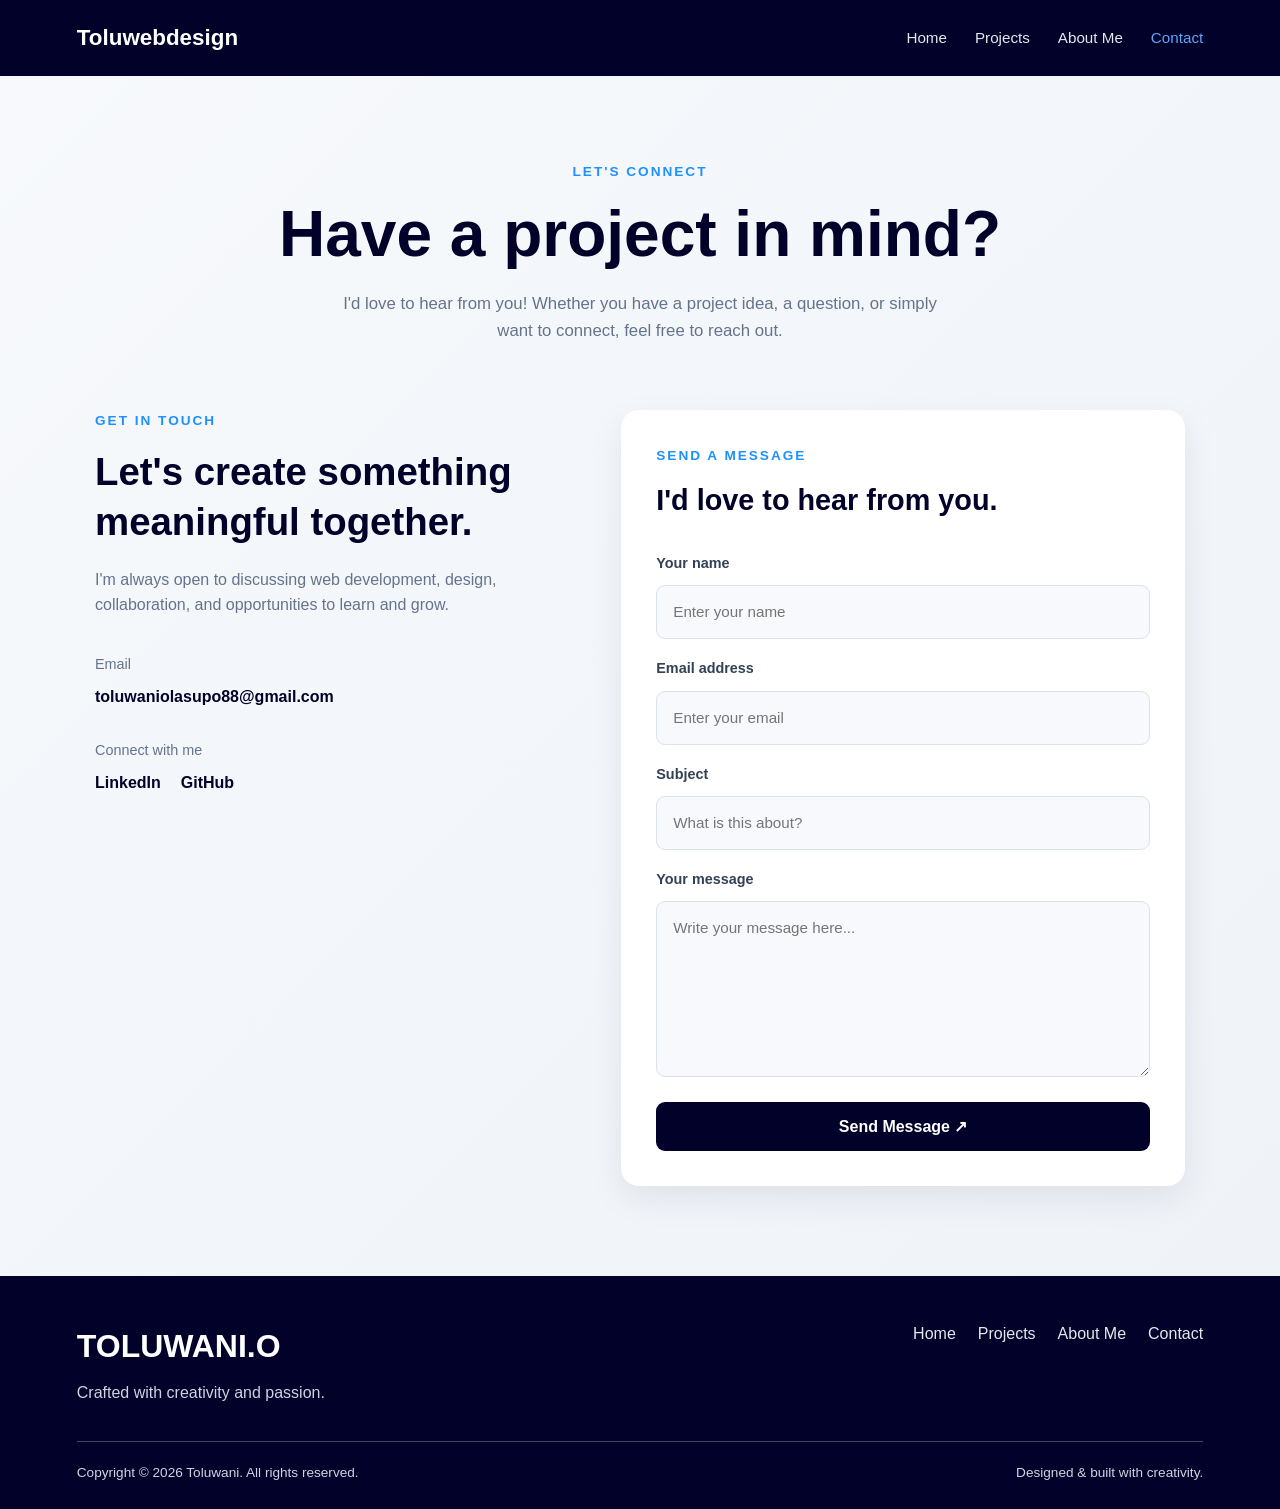
<file: WebDev-L1-Portfolio/HTML Files/contact.html>
<!DOCTYPE html>
<html lang="en">
<head>
  <meta charset="UTF-8">
  <meta name="viewport" content="width=device-width, initial-scale=1.0">
  <meta name="description" content="Get in touch with Toluwani, a front-end developer and UI/UX designer.">
  <title>Contact | Toluwani</title>
  <link rel="stylesheet" href="../CSS files/contact.css">
</head>
<body>

  <nav class="navbar">
    <a href="index.html" class="logo">Toluwebdesign</a>

    <ul class="nav-links">
      <li><a href="index.html">Home</a></li>
      <li><a href="projects.html">Projects</a></li>
      <li><a href="about.html">About Me</a></li>
      <li><a href="contact.html" class="active">Contact</a></li>
    </ul>
  </nav>

  <main>
    <section class="contact-hero">
      <p class="eyebrow">LET'S CONNECT</p>
      <h1>Have a project in mind?</h1>
      <p>
        I'd love to hear from you! Whether you have a project idea,
        a question, or simply want to connect, feel free to reach out.
      </p>
    </section>

    <section class="contact-container">

      <div class="contact-info">
        <p class="section-label">GET IN TOUCH</p>
        <h2>Let's create something meaningful together.</h2>
        <p class="info-text">
          I'm always open to discussing web development, design,
          collaboration, and opportunities to learn and grow.
        </p>

        <div class="contact-detail">
          <span>Email</span>
          <a href="mailto:toluwaniolasupo88@gmail.com">
            toluwaniolasupo88@gmail.com
          </a>
        </div>

        <div class="contact-detail">
          <span>Connect with me</span>
          <div class="social-links">
            <a href="https://www.linkedin.com/in/toluwaniolasupo"
               target="_blank" rel="noopener noreferrer">LinkedIn</a>

            <a href="https://github.com/Toluwebdesign"
               target="_blank" rel="noopener noreferrer">GitHub</a>
          </div>
        </div>
      </div>

      <div class="contact-form">
        <p class="section-label">SEND A MESSAGE</p>
        <h2>I'd love to hear from you.</h2>

        <form action="https://formspree.io/f/mblnalkd" method="POST">
          <label for="name">Your name</label>
          <input
            type="text"
            id="name"
            name="name"
            placeholder="Enter your name"
            required
          >

          <label for="email">Email address</label>
          <input
            type="email"
            id="email"
            name="email"
            placeholder="Enter your email"
            required
          >

          <label for="subject">Subject</label>
          <input
            type="text"
            id="subject"
            name="subject"
            placeholder="What is this about?"
            required
          >

          <label for="message">Your message</label>
          <textarea
            id="message"
            name="message"
            placeholder="Write your message here..."
            rows="6"
            required
          ></textarea>

          <button type="submit">Send Message ↗</button>
        </form>
      </div>

    </section>
  </main>

  <footer class="footer">
    <div class="footer-top">
      <div>
        <h2>TOLUWANI.O</h2>
        <p>Crafted with creativity and passion.</p>
      </div>

      <div class="footer-nav">
        <a href="index.html">Home</a>
        <a href="projects.html">Projects</a>
        <a href="about.html">About Me</a>
        <a href="contact.html">Contact</a>
      </div>
    </div>

    <div class="footer-bottom">
      <p>Copyright &copy; 2026 Toluwani. All rights reserved.</p>
      <p>Designed & built with creativity.</p>
    </div>
  </footer>

</body>
</html>
</file>
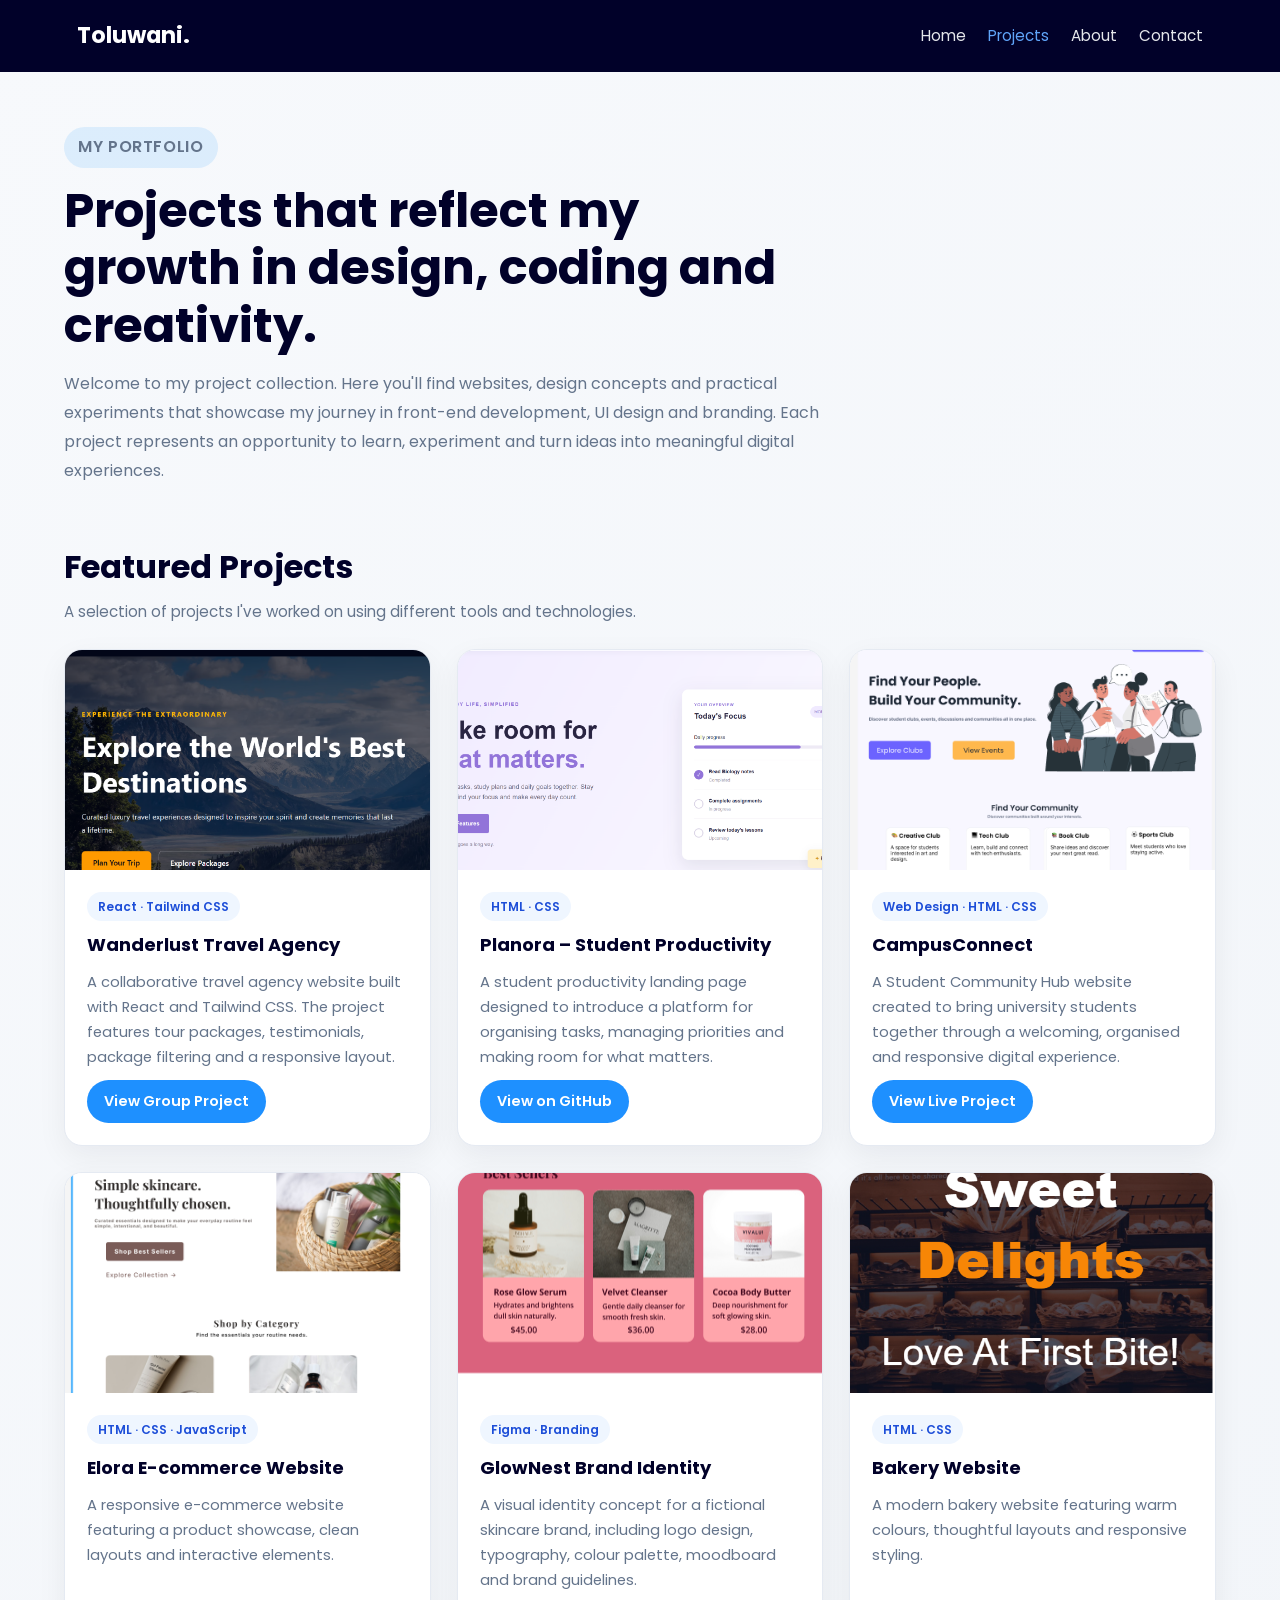
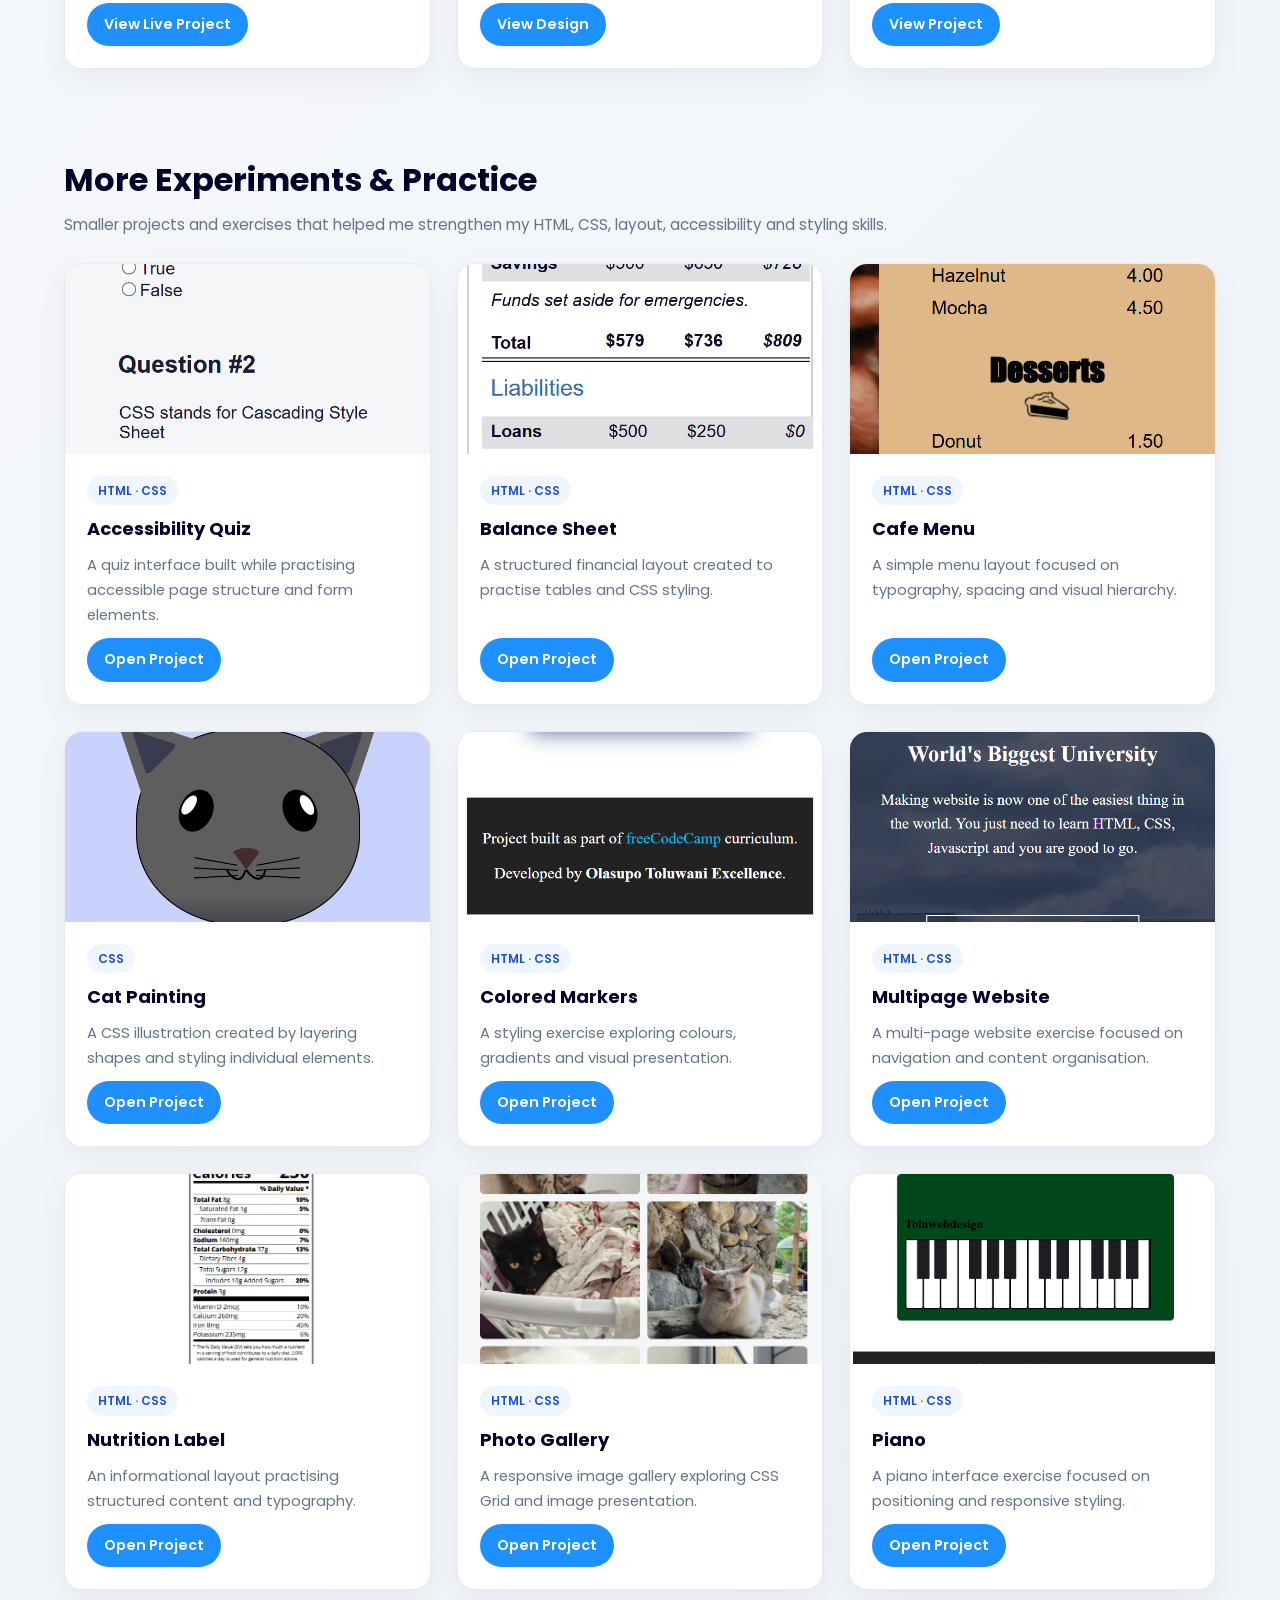
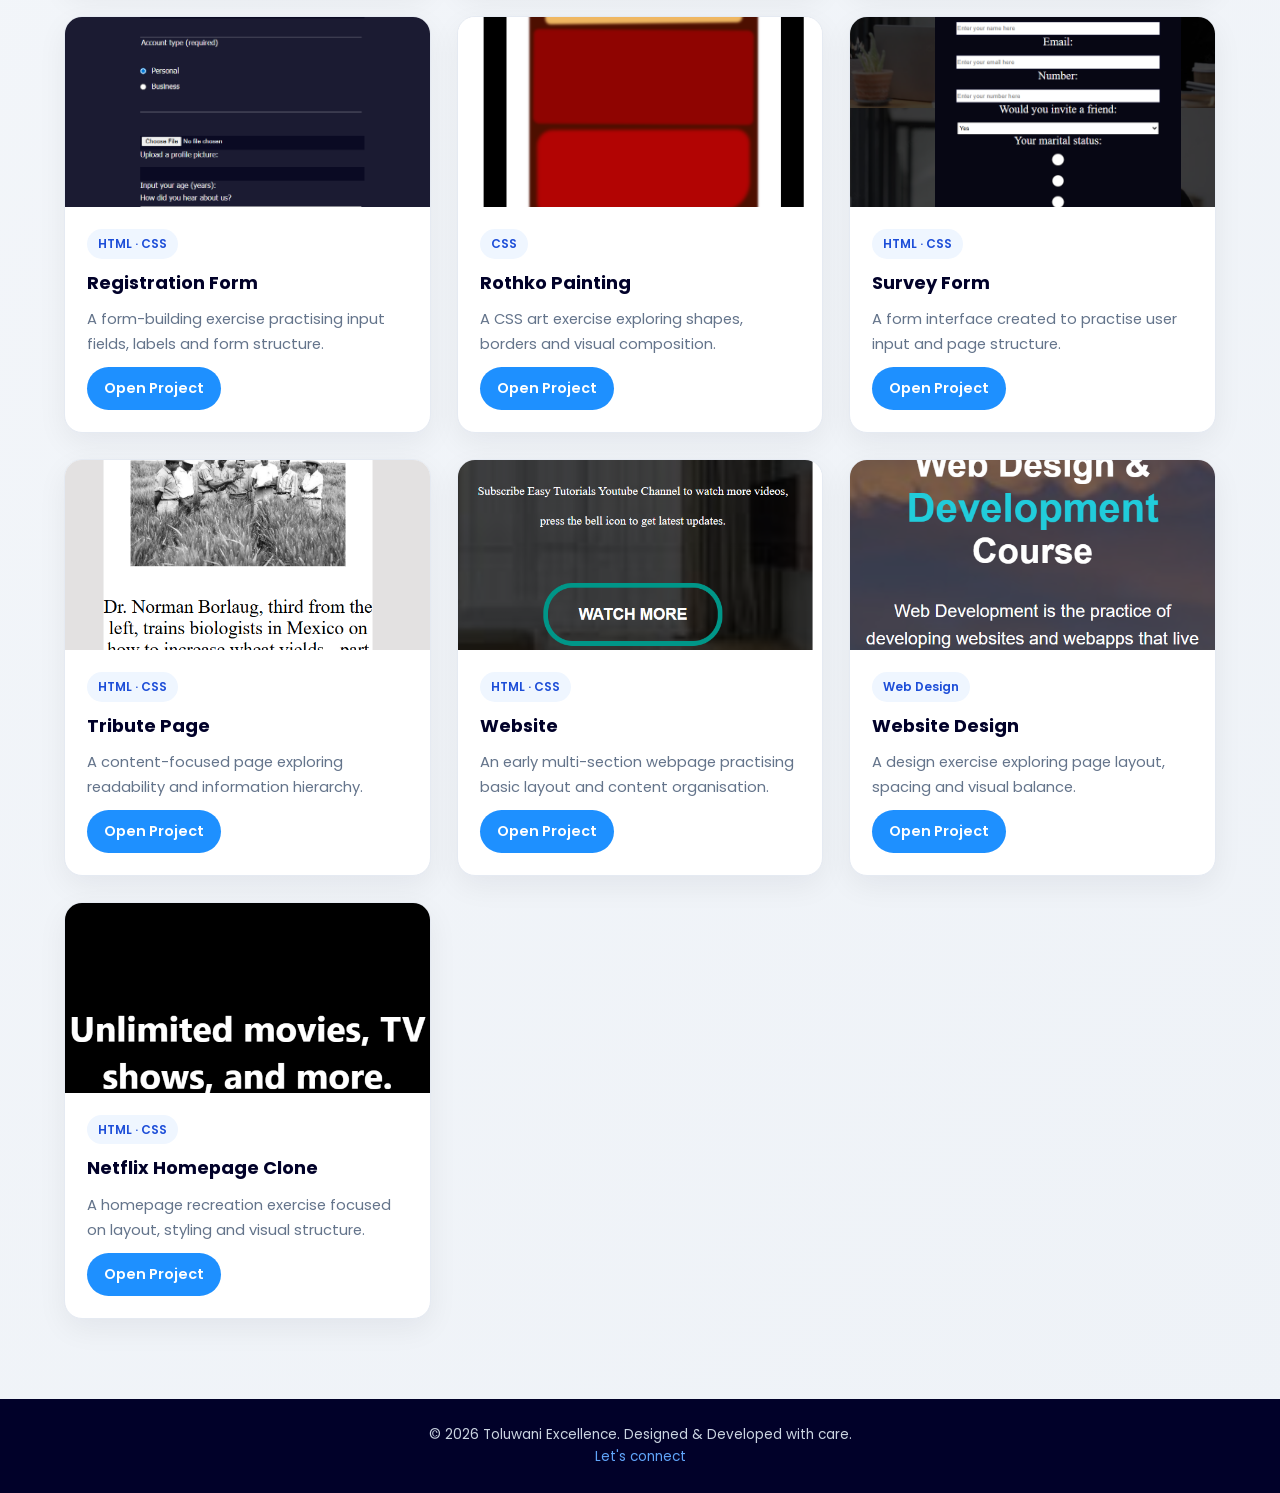
<file: WebDev-L1-Portfolio/HTML Files/projects.html>
<!DOCTYPE html>
<html lang="en">
<head>
  <meta charset="UTF-8">
  <meta name="viewport" content="width=device-width, initial-scale=1.0">

  <meta name="description" content="Explore Toluwani Excellence's web development, UI design, and branding projects.">

  <title>Projects | Toluwani Excellence</title>

  <link rel="preconnect" href="https://fonts.googleapis.com">
  <link rel="preconnect" href="https://fonts.gstatic.com" crossorigin>
  <link href="https://fonts.googleapis.com/css2?family=Poppins:wght@300;400;500;600;700;800&display=swap" rel="stylesheet">

  <style>
    * {
      box-sizing: border-box;
      margin: 0;
      padding: 0;
    }

    body {
      font-family: 'Poppins', Arial, sans-serif;
      background: linear-gradient(135deg, #f7f9fc 0%, #eef2f7 100%);
      color: #111827;
      line-height: 1.6;
    }

    nav {
      background: rgb(1, 1, 41);
      padding: 18px 6%;
      display: flex;
      justify-content: space-between;
      align-items: center;
      gap: 20px;
    }

    .brand {
      color: #fff;
      font-size: 1.4rem;
      font-weight: 700;
      text-decoration: none;
    }

    .nav-links {
      display: flex;
      gap: 22px;
      flex-wrap: wrap;
    }

    .nav-links a {
      color: #e5e7eb;
      text-decoration: none;
      font-size: 0.95rem;
      transition: color 0.2s ease;
    }

    .nav-links a:hover,
    .nav-links a.active {
      color: #60a5fa;
    }

    .page {
      max-width: 1200px;
      margin: 0 auto;
      padding: 55px 24px 80px;
    }

    .hero {
      margin-bottom: 55px;
      max-width: 760px;
    }

    .eyebrow {
      display: inline-block;
      margin-bottom: 14px;
      padding: 6px 14px;
      border-radius: 999px;
      background: rgba(30, 144, 255, 0.12);
      color: #1d4ed8;
      font-size: 0.82rem;
      font-weight: 600;
      letter-spacing: 0.04em;
      text-transform: uppercase;
    }

    .hero h1 {
      font-size: clamp(2rem, 4vw, 3rem);
      line-height: 1.2;
      color: rgb(1, 1, 41);
      margin-bottom: 16px;
    }

    .hero p {
      color: #64748b;
      font-size: 1rem;
      line-height: 1.8;
    }

    .section-heading {
      margin-bottom: 25px;
    }

    .section-heading h2 {
      color: rgb(1, 1, 41);
      font-size: clamp(1.5rem, 3vw, 2rem);
      margin-bottom: 8px;
    }

    .section-heading p {
      color: #64748b;
      font-size: 0.95rem;
    }

    .project-grid {
      display: grid;
      grid-template-columns: repeat(auto-fit, minmax(280px, 1fr));
      gap: 26px;
    }

    .project-card {
      background: #fff;
      border-radius: 18px;
      overflow: hidden;
      border: 1px solid #e5eaf2;
      box-shadow: 0 10px 30px rgba(15, 23, 42, 0.06);
      transition: transform 0.25s ease, box-shadow 0.25s ease;
      display: flex;
      flex-direction: column;
    }

    .project-card:hover {
      transform: translateY(-5px);
      box-shadow: 0 16px 35px rgba(15, 23, 42, 0.11);
    }

    .project-card img {
      width: 100%;
      height: 220px;
      object-fit: cover;
      display: block;
      background: #e8edf5;
    }

    .project-card-content {
      padding: 22px;
      display: flex;
      flex-direction: column;
      align-items: flex-start;
      gap: 10px;
      flex: 1;
    }

    .project-type {
      color: #1d4ed8;
      background: #eff6ff;
      border-radius: 20px;
      padding: 5px 11px;
      font-size: 0.75rem;
      font-weight: 600;
    }

    .project-card h3 {
      color: rgb(1, 1, 41);
      font-size: 1.12rem;
    }

    .project-card p {
      color: #64748b;
      font-size: 0.92rem;
      line-height: 1.7;
    }

    .project-link {
      display: inline-flex;
      align-items: center;
      justify-content: center;
      margin-top: auto;
      padding: 10px 17px;
      border-radius: 999px;
      background: #1e90ff;
      color: #fff;
      text-decoration: none;
      font-size: 0.9rem;
      font-weight: 600;
      transition: background 0.2s ease;
    }

    .project-link:hover {
      background: #1477d6;
    }

    .practice-section {
      margin-top: 85px;
    }

    .practice-section .project-card img {
      height: 190px;
    }

    .footer {
      background: rgb(1, 1, 41);
      color: #cbd5e1;
      text-align: center;
      padding: 25px 16px;
      font-size: 0.85rem;
    }

    .footer a {
      color: #60a5fa;
      text-decoration: none;
    }

    @media (max-width: 700px) {
      nav {
        flex-direction: column;
        align-items: flex-start;
        padding: 18px 22px;
      }

      .nav-links {
        gap: 15px;
      }

      .page {
        padding: 38px 17px 60px;
      }

      .hero {
        margin-bottom: 40px;
      }

      .project-grid {
        grid-template-columns: 1fr;
      }

      .project-card img {
        height: 210px;
      }

      .practice-section {
        margin-top: 65px;
      }
    }
  </style>
</head>

<body>

  <nav>
    <a class="brand" href="index.html">Toluwani.</a>

    <div class="nav-links">
      <a href="index.html">Home</a>
      <a class="active" href="projects.html">Projects</a>
      <a href="about.html">About</a>
      <a href="contact.html">Contact</a>
    </div>
  </nav>

  <main class="page">

    <section class="hero">
      <p class="eyebrow">My Portfolio</p>

      <h1>Projects that reflect my growth in design, coding and creativity.</h1>

      <p>
        Welcome to my project collection. Here you'll find websites,
        design concepts and practical experiments that showcase my
        journey in front-end development, UI design and branding.
        Each project represents an opportunity to learn, experiment
        and turn ideas into meaningful digital experiences.
      </p>
    </section>

    <!-- FEATURED PROJECTS -->

    <section class="featured-section">

      <div class="section-heading">
        <h2>Featured Projects</h2>
        <p>A selection of projects I've worked on using different tools and technologies.</p>
      </div>

      <div class="project-grid">

        <!-- WANDERLUST -->

        <article class="project-card">
          <img src="../images/wanderlust.png" alt="Wanderlust Travel Agency website preview">

          <div class="project-card-content">
            <span class="project-type">React · Tailwind CSS</span>

            <h3>Wanderlust Travel Agency</h3>

            <p>
              A collaborative travel agency website built with React
              and Tailwind CSS. The project features tour packages,
              testimonials, package filtering and a responsive layout.
            </p>

            <a class="project-link"
               href="https://github.com/Toluwebdesign/Travel-Agency---Group-C.git"
               target="_blank"
               rel="noopener noreferrer">
              View Group Project
            </a>
          </div>
        </article>

        <!-- PLANORA -->

        <article class="project-card">
          <img src="../images/planora.png" alt="Planora student productivity landing page preview">

          <div class="project-card-content">
            <span class="project-type">HTML · CSS</span>

            <h3>Planora – Student Productivity</h3>

            <p>
              A student productivity landing page designed to introduce
              a platform for organising tasks, managing priorities
              and making room for what matters.
            </p>

            <a class="project-link"
               href="https://github.com/Toluwebdesign/OIBSIP.git"
               target="_blank"
               rel="noopener noreferrer">
              View on GitHub
            </a>
          </div>
        </article>

        <!-- CAMPUSCONNECT -->

        <article class="project-card">
          <img src="../images/campusconnect.png" alt="CampusConnect Student Community Hub website preview">

          <div class="project-card-content">
            <span class="project-type">Web Design · HTML · CSS</span>

            <h3>CampusConnect</h3>

            <p>
              A Student Community Hub website created to bring
              university students together through a welcoming,
              organised and responsive digital experience.
            </p>

            <a class="project-link"
               href="https://campusconnect-students.netlify.app/"
               target="_blank"
               rel="noopener noreferrer">
              View Live Project
            </a>
          </div>
        </article>

        <!-- ELORA -->

        <article class="project-card">
          <img src="../images/elora.png" alt="Elora e-commerce website preview">

          <div class="project-card-content">
            <span class="project-type">HTML · CSS · JavaScript</span>

            <h3>Elora E-commerce Website</h3>

            <p>
              A responsive e-commerce website featuring a product
              showcase, clean layouts and interactive elements.
            </p>

            <a class="project-link"
               href="https://elora-ecommerce-site.netlify.app/"
               target="_blank"
               rel="noopener noreferrer">
              View Live Project
            </a>
          </div>
        </article>

        <!-- GLOWNEST -->

        <article class="project-card">
          <img src="../images/glownest.png" alt="GlowNest brand identity design preview">

          <div class="project-card-content">
            <span class="project-type">Figma · Branding</span>

            <h3>GlowNest Brand Identity</h3>

            <p>
              A visual identity concept for a fictional skincare brand,
              including logo design, typography, colour palette,
              moodboard and brand guidelines.
            </p>

            <a class="project-link"
               href="https://www.figma.com/design/sNnKKNkur1Ct9NutubvUpb/Untitled?t=U9mQgnGuUc6tNd08-1"
               target="_blank"
               rel="noopener noreferrer">
              View Design
            </a>
          </div>
        </article>

        <!-- BAKERY -->

        <article class="project-card">
          <img src="../images/bakery.png" alt="Bakery website preview">

          <div class="project-card-content">
            <span class="project-type">HTML · CSS</span>

            <h3>Bakery Website</h3>

            <p>
              A modern bakery website featuring warm colours,
              thoughtful layouts and responsive styling.
            </p>

            <a class="project-link"
               href="Bakery Website/index.html"
               target="_blank"
               rel="noopener noreferrer">
              View Project
            </a>
          </div>
        </article>

      </div>
    </section>

    <!-- PRACTICE PROJECTS -->

    <section class="practice-section">

      <div class="section-heading">
        <h2>More Experiments & Practice</h2>

        <p>
          Smaller projects and exercises that helped me strengthen
          my HTML, CSS, layout, accessibility and styling skills.
        </p>
      </div>

      <div class="project-grid">

        <article class="project-card">
          <img src="../images/Accessibility Quiz.png" alt="Accessibility Quiz preview">
          <div class="project-card-content">
            <span class="project-type">HTML · CSS</span>
            <h3>Accessibility Quiz</h3>
            <p>A quiz interface built while practising accessible page structure and form elements.</p>
            <a class="project-link" href="Accessibility Quiz/index.html" target="_blank" rel="noopener noreferrer">Open Project</a>
          </div>
        </article>

        <article class="project-card">
          <img src="../images/Balance Sheet.png" alt="Balance Sheet preview">
          <div class="project-card-content">
            <span class="project-type">HTML · CSS</span>
            <h3>Balance Sheet</h3>
            <p>A structured financial layout created to practise tables and CSS styling.</p>
            <a class="project-link" href="Balance sheet/index.html" target="_blank" rel="noopener noreferrer">Open Project</a>
          </div>
        </article>

        <article class="project-card">
          <img src="../images/Cafe Menu.png" alt="Cafe Menu preview">
          <div class="project-card-content">
            <span class="project-type">HTML · CSS</span>
            <h3>Cafe Menu</h3>
            <p>A simple menu layout focused on typography, spacing and visual hierarchy.</p>
            <a class="project-link" href="Cafe Menu/index.html" target="_blank" rel="noopener noreferrer">Open Project</a>
          </div>
        </article>

        <article class="project-card">
          <img src="../images/Cat Painting.png" alt="Cat Painting preview">
          <div class="project-card-content">
            <span class="project-type">CSS</span>
            <h3>Cat Painting</h3>
            <p>A CSS illustration created by layering shapes and styling individual elements.</p>
            <a class="project-link" href="Cat painting/index.html" target="_blank" rel="noopener noreferrer">Open Project</a>
          </div>
        </article>

        <article class="project-card">
          <img src="../images/Colored Markers.png" alt="Colored Markers preview">
          <div class="project-card-content">
            <span class="project-type">HTML · CSS</span>
            <h3>Colored Markers</h3>
            <p>A styling exercise exploring colours, gradients and visual presentation.</p>
            <a class="project-link" href="Colored Markers/index.html" target="_blank" rel="noopener noreferrer">Open Project</a>
          </div>
        </article>

        <article class="project-card">
          <img src="../images/Multipage Website.png" alt="Multipage Website preview">
          <div class="project-card-content">
            <span class="project-type">HTML · CSS</span>
            <h3>Multipage Website</h3>
            <p>A multi-page website exercise focused on navigation and content organisation.</p>
            <a class="project-link" href="Multipage Website/index.html" target="_blank" rel="noopener noreferrer">Open Project</a>
          </div>
        </article>

        <article class="project-card">
          <img src="../images/Nutrition Label.png" alt="Nutrition Label preview">
          <div class="project-card-content">
            <span class="project-type">HTML · CSS</span>
            <h3>Nutrition Label</h3>
            <p>An informational layout practising structured content and typography.</p>
            <a class="project-link" href="Nutrition Label/index.html" target="_blank" rel="noopener noreferrer">Open Project</a>
          </div>
        </article>

        <article class="project-card">
          <img src="../images/Photo Gallery.png" alt="Photo Gallery preview">
          <div class="project-card-content">
            <span class="project-type">HTML · CSS</span>
            <h3>Photo Gallery</h3>
            <p>A responsive image gallery exploring CSS Grid and image presentation.</p>
            <a class="project-link" href="Photo Gallery/index.html" target="_blank" rel="noopener noreferrer">Open Project</a>
          </div>
        </article>

        <article class="project-card">
          <img src="../images/Piano.png" alt="Piano project preview">
          <div class="project-card-content">
            <span class="project-type">HTML · CSS</span>
            <h3>Piano</h3>
            <p>A piano interface exercise focused on positioning and responsive styling.</p>
            <a class="project-link" href="Piano/index.html" target="_blank" rel="noopener noreferrer">Open Project</a>
          </div>
        </article>

        <article class="project-card">
          <img src="../images/Registration Form.png" alt="Registration Form preview">
          <div class="project-card-content">
            <span class="project-type">HTML · CSS</span>
            <h3>Registration Form</h3>
            <p>A form-building exercise practising input fields, labels and form structure.</p>
            <a class="project-link" href="Registration form/index.html" target="_blank" rel="noopener noreferrer">Open Project</a>
          </div>
        </article>

        <article class="project-card">
          <img src="../images/Rothko Painting.png" alt="Rothko Painting preview">
          <div class="project-card-content">
            <span class="project-type">CSS</span>
            <h3>Rothko Painting</h3>
            <p>A CSS art exercise exploring shapes, borders and visual composition.</p>
            <a class="project-link" href="Rothko painting/index.html" target="_blank" rel="noopener noreferrer">Open Project</a>
          </div>
        </article>

        <article class="project-card">
          <img src="../images/Survey Form.png" alt="Survey Form preview">
          <div class="project-card-content">
            <span class="project-type">HTML · CSS</span>
            <h3>Survey Form</h3>
            <p>A form interface created to practise user input and page structure.</p>
            <a class="project-link" href="Survey form/index.html" target="_blank" rel="noopener noreferrer">Open Project</a>
          </div>
        </article>

        <article class="project-card">
          <img src="../images/Tribute Page.png" alt="Tribute Page preview">
          <div class="project-card-content">
            <span class="project-type">HTML · CSS</span>
            <h3>Tribute Page</h3>
            <p>A content-focused page exploring readability and information hierarchy.</p>
            <a class="project-link" href="Tribute page/index.html" target="_blank" rel="noopener noreferrer">Open Project</a>
          </div>
        </article>

        <article class="project-card">
          <img src="../images/Website.png" alt="Website project preview">
          <div class="project-card-content">
            <span class="project-type">HTML · CSS</span>
            <h3>Website</h3>
            <p>An early multi-section webpage practising basic layout and content organisation.</p>
            <a class="project-link" href="website/index.html" target="_blank" rel="noopener noreferrer">Open Project</a>
          </div>
        </article>

        <article class="project-card">
          <img src="../images/Website Design.png" alt="Website Design preview">
          <div class="project-card-content">
            <span class="project-type">Web Design</span>
            <h3>Website Design</h3>
            <p>A design exercise exploring page layout, spacing and visual balance.</p>
            <a class="project-link" href="Website Design/index.html" target="_blank" rel="noopener noreferrer">Open Project</a>
          </div>
        </article>

        <article class="project-card">
          <img src="../images/Netflik.png" alt="Netflik website preview">
          <div class="project-card-content">
            <span class="project-type">HTML · CSS</span>
            <h3>Netflix Homepage Clone</h3>
            <p>A homepage recreation exercise focused on layout, styling and visual structure.</p>
            <a class="project-link" href="Netflik/index.html" target="_blank" rel="noopener noreferrer">Open Project</a>
          </div>
        </article>

      </div>
    </section>

  </main>

  <footer class="footer">
    <p>© 2026 Toluwani Excellence. Designed & Developed with care.</p>
    <p><a href="contact.html">Let's connect</a></p>
  </footer>

</body>
</html>
</file>
<file: WebDev-L1-LandingPage/style.css>
/* General Styles */
* {
    margin: 0;
    padding: 0;
    box-sizing: border-box;
}

html {
    scroll-behavior: smooth;
}

body {
    font-family: Arial, sans-serif;
    color: #292442;
    background-color: #fbfaff;
    line-height: 1.6;
}

a {
    text-decoration: none;
    color: inherit;
}

.section-padding {
    padding: 90px 8%;
}

/* Navigation */
header {
    position: sticky;
    top: 0;
    z-index: 100;
    background-color: #fbfaff;
    box-shadow: 0 2px 12px rgba(41, 36, 66, 0.05);
}

.navbar {
    min-height: 75px;
    padding: 15px 8%;
    display: flex;
    justify-content: space-between;
    align-items: center;
    gap: 25px;
}

.logo {
    font-size: 25px;
    font-weight: bold;
}

.logo span {
    color: #9274d9;
}

.nav-links {
    display: flex;
    list-style: none;
    gap: 30px;
}

.nav-links a {
    font-size: 14px;
    transition: color 0.3s;
}

.nav-links a:hover,
.footer-links a:hover {
    color: #9274d9;
}

.nav-button {
    background-color: #292442;
    color: white;
    padding: 11px 20px;
    border-radius: 6px;
    font-size: 13px;
}

/* Hero Section */
.hero {
    min-height: 570px;
    padding: 80px 8%;
    display: flex;
    justify-content: space-between;
    align-items: center;
    gap: 50px;
    background: linear-gradient(120deg, #f0eaff, #fbfaff);
}

.hero-content {
    flex: 1;
    max-width: 530px;
}

.eyebrow {
    color: #9274d9;
    font-size: 12px;
    font-weight: bold;
    letter-spacing: 2px;
    margin-bottom: 18px;
}

.hero h1 {
    font-size: clamp(38px, 5vw, 62px);
    line-height: 1.15;
    margin-bottom: 20px;
}

.hero h1 span {
    color: #9274d9;
}

.hero-text {
    color: #6f6b80;
    max-width: 440px;
    margin-bottom: 28px;
}

.primary-button {
    display: inline-block;
    background-color: #9274d9;
    color: white;
    padding: 13px 24px;
    border-radius: 6px;
    font-size: 14px;
    font-weight: bold;
    transition: background-color 0.3s;
}

.primary-button:hover {
    background-color: #7658bd;
}

.hero-note {
    color: #888399;
    font-size: 12px;
    margin-top: 18px;
}

/* Hero Dashboard */
.hero-visual {
    flex: 1;
    max-width: 440px;
    position: relative;
    padding: 15px;
}

.dashboard-card {
    background-color: white;
    padding: 30px;
    border-radius: 15px;
    box-shadow: 0 15px 45px rgba(41, 36, 66, 0.10);
}

.dashboard-heading,
.progress-info {
    display: flex;
    justify-content: space-between;
    align-items: center;
}

.small-text {
    color: #9274d9;
    font-size: 10px;
    font-weight: bold;
    letter-spacing: 1px;
}

.dashboard-heading h3 {
    margin-top: 5px;
}

.date-label {
    font-size: 10px;
    background-color: #f0eaff;
    color: #7658bd;
    padding: 6px 10px;
    border-radius: 20px;
}

.progress-area {
    margin: 28px 0;
}

.progress-info {
    font-size: 12px;
    margin-bottom: 10px;
}

.progress-bar {
    height: 8px;
    background-color: #eeeaf5;
    border-radius: 10px;
    overflow: hidden;
}

.progress-fill {
    width: 75%;
    height: 100%;
    background-color: #9274d9;
    border-radius: 10px;
}

.task-item {
    display: flex;
    align-items: center;
    gap: 13px;
    padding: 14px 0;
    border-top: 1px solid #f0edf5;
}

.task-check {
    width: 23px;
    height: 23px;
    background-color: #9274d9;
    color: white;
    border-radius: 50%;
    display: grid;
    place-items: center;
    font-size: 12px;
}

.task-check.pending {
    background-color: white;
    border: 2px solid #d8d2e5;
}

.task-item strong {
    font-size: 12px;
}

.task-item p {
    font-size: 11px;
    color: #9993a8;
}

.floating-note {
    position: absolute;
    bottom: -5px;
    right: -5px;
    background-color: #fff1c9;
    padding: 12px 18px;
    border-radius: 8px;
    font-size: 13px;
    box-shadow: 0 5px 20px rgba(41, 36, 66, 0.08);
}

.floating-note span {
    color: #d89d26;
}

/* Features Section */
.features {
    background-color: #fbfaff;
}

.section-heading {
    text-align: center;
    max-width: 600px;
    margin: 0 auto 45px;
}

.section-heading h2,
.about h2,
.cta h2 {
    font-size: 34px;
    line-height: 1.25;
    margin-bottom: 15px;
}

.section-heading > p:last-child,
.about-content > p:not(.eyebrow),
.cta > p:not(.eyebrow) {
    color: #777286;
    font-size: 14px;
}

.feature-grid {
    display: grid;
    grid-template-columns: repeat(3, 1fr);
    gap: 22px;
}

.feature-card {
    background-color: white;
    padding: 30px;
    border: 1px solid #eeeaf5;
    border-radius: 12px;
    transition: transform 0.3s;
}

.feature-card:hover {
    transform: translateY(-5px);
}

.feature-icon {
    width: 42px;
    height: 42px;
    display: grid;
    place-items: center;
    background-color: #f0eaff;
    color: #9274d9;
    border-radius: 10px;
    font-size: 20px;
    margin-bottom: 20px;
}

.feature-card h3 {
    font-size: 17px;
    margin-bottom: 10px;
}

.feature-card p {
    color: #777286;
    font-size: 13px;
}

/* About Section */
.about {
    background-color: #f1edfa;
    display: flex;
    align-items: center;
    justify-content: space-between;
    gap: 60px;
}

.about-content {
    flex: 1;
    max-width: 520px;
}

.about-content > p:not(.eyebrow) {
    margin-bottom: 22px;
}

.text-link {
    color: #7658bd;
    font-weight: bold;
    font-size: 14px;
}

.about-highlight {
    flex: 1;
    max-width: 380px;
    background-color: white;
    padding: 35px;
    border-radius: 14px;
}

.highlight-icon {
    color: #9274d9;
    font-size: 30px;
}

.about-highlight h3 {
    font-size: 22px;
    margin: 15px 0 10px;
}

.about-highlight p {
    color: #777286;
    font-size: 14px;
}

/* Call to Action */
.cta {
    text-align: center;
    background-color: #292442;
    color: white;
}

.cta h2 {
    max-width: 500px;
    margin: 0 auto 15px;
}

.cta > p:not(.eyebrow) {
    color: #d0cbdc;
    margin-bottom: 25px;
}

/* Footer */
footer {
    padding: 40px 8%;
    text-align: center;
    background-color: #fbfaff;
}

footer > p {
    color: #888399;
    font-size: 13px;
    margin-top: 8px;
}

.footer-links {
    display: flex;
    justify-content: center;
    gap: 25px;
    flex-wrap: wrap;
    margin: 25px 0;
    font-size: 13px;
}

.copyright {
    border-top: 1px solid #eeeaf5;
    padding-top: 20px;
}

/* Responsive Design */
@media (max-width: 850px) {
    .hero {
        flex-direction: column;
        text-align: center;
    }

    .hero-text {
        margin-left: auto;
        margin-right: auto;
    }

    .hero-visual {
        width: 100%;
    }

    .feature-grid {
        grid-template-columns: repeat(2, 1fr);
    }

    .about {
        flex-direction: column;
        align-items: stretch;
        gap: 35px;
    }
}

@media (max-width: 600px) {
    .navbar {
        flex-wrap: wrap;
        justify-content: center;
        padding: 15px 5%;
    }

    .nav-links {
        width: 100%;
        justify-content: center;
        gap: 17px;
        flex-wrap: wrap;
    }

    .nav-links a {
        font-size: 12px;
    }

    .nav-button {
        display: none;
    }

    .hero {
        padding: 65px 6%;
    }

    .section-padding {
        padding: 65px 6%;
    }

    .feature-grid {
        grid-template-columns: 1fr;
    }

    .section-heading h2,
    .about h2,
    .cta h2 {
        font-size: 28px;
    }

    .dashboard-card {
        padding: 22px;
    }

    .floating-note {
        right: 0;
    }
}
</file>
<file: WebDevL1-TemperatureConverter/style.css>
* { box-sizing: border-box; margin: 0; padding: 0; }

:root {
  --navy: #172554;
  --blue: #3157c8;
  --blue-dark: #2445a8;
  --background: #f3f6fc;
  --surface: #fff;
  --text: #202b3c;
  --muted: #667085;
  --border: #d9e0ec;
  --error: #b42318;
  --shadow: 0 18px 50px rgba(23, 37, 84, .10);
}

body {
  min-height: 100vh;
  padding: 40px 18px;
  display: grid;
  place-items: center;
  background: linear-gradient(135deg, #eef3ff, #f8faff 55%, #e8efff);
  color: var(--text);
  font-family: Arial, Helvetica, sans-serif;
}

.converter { width: 100%; max-width: 560px; }
.page-header { margin-bottom: 28px; text-align: center; }
.eyebrow { margin-bottom: 12px; color: var(--blue); font-size: .75rem; font-weight: 700; letter-spacing: .16em; }
h1 { color: var(--navy); font-size: clamp(2rem, 6vw, 2.7rem); line-height: 1.15; }
.intro { max-width: 420px; margin: 12px auto 0; color: var(--muted); font-size: 1rem; line-height: 1.6; }

.converter-card {
  padding: clamp(22px, 5vw, 34px);
  border: 1px solid rgba(217, 224, 236, .9);
  border-radius: 20px;
  background: var(--surface);
  box-shadow: var(--shadow);
}
.converter-card > h2, .results h2 { margin-bottom: 24px; color: var(--navy); font-size: 1.25rem; }
.field-group { margin-bottom: 19px; }
label { display: block; margin-bottom: 8px; color: var(--text); font-size: .92rem; font-weight: 700; }
input, select {
  width: 100%; min-height: 50px; padding: 0 14px;
  border: 1px solid var(--border); border-radius: 10px;
  outline: none; background: #fff; color: var(--text);
  font: inherit; font-size: 1rem;
}
input:focus, select:focus { border-color: var(--blue); box-shadow: 0 0 0 3px rgba(49, 87, 200, .13); }
button {
  width: 100%; min-height: 52px; margin-top: 5px;
  border: 0; border-radius: 10px; background: var(--blue);
  color: white; cursor: pointer; font: inherit; font-size: 1rem;
  font-weight: 700; transition: background .2s ease, transform .2s ease;
}
button:hover { background: var(--blue-dark); }
button:active { transform: translateY(1px); }
.message { min-height: 22px; margin-top: 12px; font-size: .9rem; line-height: 1.5; }
.error { color: var(--error); }
.results { margin-top: 24px; padding-top: 24px; border-top: 1px solid var(--border); }
.results h2 { margin-bottom: 14px; }
.result-row { display: flex; justify-content: space-between; gap: 16px; padding: 14px 15px; border-radius: 9px; background: #f4f7ff; }
.result-row + .result-row { margin-top: 9px; }
.result-row span { color: var(--muted); }
.result-row strong { color: var(--navy); text-align: right; overflow-wrap: anywhere; }
footer { margin-top: 24px; color: var(--muted); font-size: .85rem; text-align: center; }

@media (max-width: 420px) {
  body { padding: 28px 14px; }
  .result-row { padding: 13px 11px; }
}
</file>
<file: WebDev-L1-Portfolio/CSS files/style.css>
* {
  box-sizing: border-box;
}

body {
  overflow-x: hidden;
  font-family: 'Poppins', Arial, Helvetica, sans-serif;
  color: #111111;
  margin: 0;
  line-height: 1.6;
  background:
    radial-gradient(circle at top left, rgba(30, 144, 255, 0.08), transparent 24%),
    linear-gradient(135deg, #f7f9fc 0%, #eef2f7 100%);
  background-attachment: fixed;
}

/* NAVBAR */
nav {
  background-color: rgb(1, 1, 41);
  color: #fff;
  display: flex;
  justify-content: space-between;
  padding: 16px 28px;
  align-items: center;
}

nav .logo {
  font-size: 1.2rem;
  margin: 0;
}

nav ul {
  display: flex;
  align-items: center;
  gap: 18px;
  margin: 0;
  padding: 0;
}

nav ul li {
  display: inline-block;
  margin-left: 0;
}

nav ul li a {
  color: #fff;
  text-decoration: none;
  font-size: 0.95rem;
}

nav ul li a:hover {
   color: #1E90FF;
}

/* HERO SECTION */
.hero {
  display: flex;
  justify-content: space-between;
  align-items: center;
  gap: 40px;
  padding: 70px clamp(24px, 5vw, 100px);
  background: rgba(255, 255, 255, 0.7);
  backdrop-filter: blur(8px);
  box-shadow: 0 10px 35px rgba(15, 23, 42, 0.06);
}

.hero-text {
  max-width: 500px;
  font-size: clamp(0.98rem, 1.9vw, 1.17rem);
}

.hero-text h1 {
  font-size: clamp(1.7rem, 3vw, 2.45rem);
  line-height: 1.2;
  margin: 12px 0 16px;
}

.hero-buttons .get-in-touch,
.hero-buttons .view-portfolio,
.get-in-touch,
.get-in-touch2,
.view-portfolio,
.contact-button {
  padding: 10px 16px;
  border-radius: 50px;
  border: none;
  font-size: 14px;
  font-weight: 600;
  cursor: pointer;
  box-shadow: 0 4px 15px rgba(0, 123, 255, 0.18);
  transition: all 0.3s ease;
}

.get-in-touch:hover, .get-in-touch2:hover, .view-portfolio:hover, .contact-button:hover {
  transform: translateY(-3px) scale(1.05); /* Move up and scale up */
  box-shadow: 0 8px 25px rgba(0, 123, 255, 0.4);
}

.get-in-touch:active, .get-in-touch2:active, .view-portfolio:active, .contact-button:active {
  transform: translateY(1px) scale(0.98); /* Move down and scale down */
  box-shadow: 0 2px 10px rgba(0, 123, 255, 0.3);
}

.get-in-touch2 {
  margin-left: 0;
  margin-bottom: 20px;
}

.name {
  display: block;
  margin-left: 50px;
}

.hero-image {
  display: flex;
  justify-content: center;
  align-items: center;
}

.hero-buttons {
  display: flex;
  flex-wrap: wrap;
  gap: 12px;
  margin-top: 24px;
  align-items: center; /* ensure buttons align vertically */
}

/* Nudge the primary hero Download CV button up slightly for visual alignment */
/* (reverted) previously nudged hero Download CV button; default spacing restored */

.hero-buttons a {
  text-decoration: none;
}

.hero-links {
  display: flex;
  flex-wrap: wrap;
  gap: 8px 12px;
  align-items: center;
  margin-top: 20px;
}

.pic {
  width: min(280px, 42vw);
  height: min(280px, 42vw);
  border-radius: 50%;
  object-fit: cover;
  border: 6px solid #fff;
  box-shadow: 0 18px 40px rgba(15, 23, 42, 0.16);
}

.line1 {
  margin-top: 30px;
}

.line {
  width: 76%;
  max-width: 900px;
  margin: 0 auto;
}

.quote {
  font-style: italic;
  margin-top: 20px;
  color: #000;
  margin-left: 170px;
}

/* INTRO SECTION */
.intro {
  margin-top: 50px;
  padding: 0 24px;
}

.intro-layout {
  display: flex;
  justify-content: space-between;
  align-items: flex-start;
  gap: 24px;
  margin-top: 24px;
  flex-wrap: wrap;
}

.intro-content {
  flex: 1 1 560px;
  min-width: min(100%, 560px);
}

.about-highlight-card {
  flex: 0 1 300px;
  background: rgba(255, 255, 255, 0.95);
  border-radius: 16px;
  padding: 20px 22px;
  box-shadow: 0 10px 25px rgba(15, 23, 42, 0.08);
}

.about-highlight-card h3 {
  margin: 0 0 10px;
  color: #1E90FF;
  font-size: 1.08rem;
}

.about-highlight-card ul {
  margin: 0;
  padding-left: 18px;
  color: #475569;
  line-height: 1.8;
}

.square {
  width: 10px;
  height: 10px;
  background-color: #0878e9;
  margin-top: 38px;
  border-radius: 2px;
  margin-left: 20px;
  flex-shrink: 0;
}

.intro h2, .approach-style h2, .featured-works h2, .benefits h2, .contact-me h2, .skills h2 {
  margin-left: 20px;
  margin-top: 30px;
  font-weight: normal;
  font-size: 20px;
}

.intro-info {
  font-size: clamp(1.45rem, 2.5vw, 2.1rem);
  font-weight: 600;
  margin-left: 20px;
  margin-top: 20px;
  color: #0f172a;
  max-width: 620px;
}

.about-description {
  max-width: 700px;
}

.name2 {
  margin-left: 70px;
}

.intro-story {
  display: flex;
  flex-wrap: wrap;
  justify-content: center;
  gap: 24px;
  padding: 0 24px;
  margin: 40px auto 0;
}

.copyright, .copyright2 {
  font-weight: bold;
  font-size: 20px;
  margin-top: 25px;
}

.copyright2 {
  margin-left: 900px;
}

.experiences, .collaboration {
  width: min(100%, 420px);
  min-height: 140px;
  padding: 24px;
  background: rgba(255, 255, 255, 0.82);
  border-radius: 18px;
  box-shadow: 0 10px 25px rgba(15, 23, 42, 0.06);
}

.experiences p, .collaboration p {
  color: #475569;
  margin: 0;
}

.approach-style {
  margin-top: 80px;
  margin-bottom: 50px;
}

.square-container {
  display: flex;
}

.cards {
  display: flex;
  flex-wrap: wrap;
  gap: 20px;
  justify-content: center;
  margin-top: 20px;
}

.cards h2 {
  font-weight: bold;
  font-size: 30px;
}

.cards h3 {
  margin-top: 24px;
  margin-left: 10px;
  font-weight: normal;
  font-size: 1.1rem;
}

.card1 {
  margin-left: 0;
}

.card1, .card2, .card3 {
  background-color: #ffffff;
  flex: 1 1 280px;
  max-width: 360px;
  min-height: 380px;
  padding: 22px 20px;
  border-radius: 20px;
  box-shadow: 0 12px 30px rgba(15, 23, 42, 0.06);
}

.cards p {
  line-height: 1.7;
  color: #6c727c;
  width: auto;
  margin-left: 10px;
  font-size: 0.95rem;
}

.card-number {
  display: flex;
}

.circle {
  width: 10px;
  height: 10px;
  background-color: #1E90FF;
  border-radius: 50px;
  margin-right: 5px;
}

.circle2-01, .circle3-01, .circle4-01 {
  background-color: #d0d2d6;
}

.circle3-02, .circle4-02 {
  background-color: #d0d2d6;
}

.circle4-03 {
  background-color: #d0d2d6;
}

.circles {
  display: flex;
  margin-left: 200px;
  margin-top: 40px;
}

.portfolio {
  font-size: 15px;
  color: #1E90FF;
  background-color: #e2e0e0;
  width: 100px ;
  padding: 10px;
  border-radius: 10px;
  margin: 0 auto;
}

.portfolio {
  display: flex;
}

.portfolio img {
  width: 15px;
  height: 15px;
  margin-right: 5px;
}

.featured-works h1 {
  font-size: clamp(2rem, 3.8vw, 2.8rem);
  text-align: center;
  font-weight: 700;
  margin: 24px 0 10px;
}

.top-projects {
  text-align: center;
  font-size: 1.2rem;
}

.portfolio-text {
  max-width: 700px;
  margin: 0 auto 24px;
  text-align: center;
  padding: 0 16px;
}

.view-portfolio {
  margin: 0;
  display: inline-block;
  vertical-align: middle;
}

.portfolio-cards {
  display: grid;
  grid-template-columns: repeat(auto-fit, minmax(260px, 1fr));
  gap: 24px;
  margin: 30px auto;
  padding: 0 24px;
  max-width: 1200px;
}

.portfolio-cards a {
  text-decoration: none;
  color: #000;
  display: flex;
  justify-content: center;
  margin-top: 16px;
}

.portfolio-cards img {
  width: 100%;
  height: 220px;
  margin: 0;
  border-radius: 10px 10px 0 0;
  object-fit: cover;
}

.portfolio-cards h2 {
  color: #1E90FF;
}

.portfolio-card1, .portfolio-card2, .portfolio-card3 {
  margin-right: 0;
  background-color: #ffffff;
  border-radius: 16px;
  transition: transform 0.3s ease, box-shadow 0.3s ease;
  padding: 0 0 20px;
  min-height: auto;
  overflow: hidden;
  box-shadow: 0 12px 30px rgba(15, 23, 42, 0.06);
}

.portfolio-cards h2, .portfolio-cards p {
  width: auto;
  margin-left: 20px;
}

.portfolio-card1:hover, .portfolio-card2:hover, .portfolio-card3:hover {
  transform: translateY(-3px) scale(1.05);
  cursor: pointer;
  box-shadow: 5px 5px 5px #295c8f;
}

.benefits {
  padding: 60px 20px;
  text-align: center;
}

.benefit-cards {
  display: flex;
  flex-wrap: wrap;
  gap: 20px;
  justify-content: center;
  margin-top: 30px;
}

.benefit-card {
  background: white;
  padding: 25px;
  width: min(100%, 300px);
  border-radius: 12px;
  box-shadow: 0 8px 24px rgba(15, 23, 42, 0.06);
  text-align: left;
  transition: transform 0.3s ease, box-shadow 0.3s ease;
}

.benefit-card h3 {
  color: #1E90FF;
  margin-bottom: 10px;
  font-size: 20px;
}

.benefits h2 {
  margin-top: 30px;
  margin-left: 10px;
}


.benefit-card:hover {
  transform: translateY(-6px);
  box-shadow: 0 12px 28px rgba(0, 0, 0, 0.25);
}


.contact-section {
  display: flex;
  justify-content: space-between;
  align-items: flex-start;
  flex-wrap: wrap;
  gap: 40px;
  margin-top: 80px;
  padding: 0 30px;
}

/* LEFT SIDE */
.contact-me {
  flex: 1; /* take equal space */
  max-width: 45%;
}

.contact-me h2 {
  white-space: nowrap;
}

.contact-me h3 {
  font-size: 60px;
  font-weight: bold;
  margin-bottom: 30px;
  max-width: 760px;
}

.contact-text {
  width: 100%;
  margin-bottom: 50px;
}

.contact-button {
  margin: 0; /* normalize spacing with sibling buttons */
}

/* RIGHT SIDE */
.contact-form {
  flex: 1; /* take equal space */
  max-width: 45%;
  margin-top: 150px;
}

/* FORM STYLING */
form {
  display: flex;
  flex-direction: column;
  gap: 15px;
}

form input,
form textarea {
  width: 100%;
  padding: 15px 20px;
  border-radius: 10px;
  border: none;
  background-color: #eaeaf0;
  color: #141414;
  font-size: 15px;
}

/* MESSAGE BOX (fixes text wrapping + placeholder) */
.message {
  height: 150px;
  resize: none;
  line-height: normal;
}

/* SUBMIT BUTTON */
.submit {
  background-color: #000;
  color: #fff;
  font-weight: bold;
  font-size: 18px;
  cursor: pointer;
}

.connect {
  margin-top: 50px;
  background-color: #eef0f3;
  margin-right: 30px;
  margin-left: 30px;
  border-radius: 10px;
  padding-top: 40px;
  padding-bottom: 30px;
  margin-bottom: 30px;
}

.connect-with-me {
  color: #807e7e;
  font-weight: bold;
  font-size: 47px;
  margin-bottom: 0;
}

.connect-up {
  margin: 0; /* reset margin so container spans full available width */
  display: flex;
  gap: 40px; /* spacing between columns */
  align-items: flex-start;
  justify-content: space-between; /* push links to far right */
  width: 100%;
  box-sizing: border-box;
  padding: 0 40px; /* keep inner padding from container edges */
}

.links {
  margin-left: 0; /* spacing handled by .connect-up gap */
  margin-top: 50px;
}

.links-line {
  border: none;
  background-color: rgb(168, 166, 166);
  height: 1px;
  width: 240px;
  margin: 10px 0;
}

.links ul {
  list-style-type: none;
  padding: 0;
}

.links ul li {
  line-height: 30px;
}

.links ul li a:hover {
  color: #000;
}

.links a {
  text-decoration: none;
  color: #3b3b3b;
  font-weight: bold;
}

.connect-text {
  width: min(100%, 320px);
  max-width: 320px;
}

.email {
  font-size: 40px;
  font-weight: bold;
  color: #111111;
  margin-top: 0;
  text-decoration: underline;
  width: min(100%, 320px);
  max-width: 320px;
}

.line {
  border: none;
  background-color: rgb(168, 166, 166);
  height: 2px;
  width: 1200px;
}

.contact-button {
  margin-top: 0; /* ensure Download CV aligns with sibling button */
}

/* Ensure buttons inside the contact area are vertically centered */
.contact-section .hero-buttons {
  align-items: center;
}

.connect-middle {
  display: flex;
}

.connect-name {
  font-weight: 1000;
  font-size: 80px;
  margin-left: 30px;
}

.flower {
  width: 550px;
  height: 150px;
  border-radius: 10px;
  margin-left: 50px;
  margin-top: 30px; /* nudge the flower down a bit */
}

.copyright {
  margin-left: 10px;
  margin-top: 16px;
  font-size: 13px;
}

.uiux-projects{
    padding:80px 60px;
}

.uiux-grid{
    display:grid;
    grid-template-columns:repeat(auto-fit,minmax(320px,1fr));
    gap:30px;
    margin-top:40px;
}

.uiux-card{
    background:#fff;
    border-radius:18px;
    overflow:hidden;
    box-shadow:0 10px 25px rgba(0,0,0,.08);
    transition:.3s;
}

.uiux-card:hover{
    transform:translateY(-8px);
}

.uiux-card img{
    width:100%;
    height:230px;
    object-fit:cover;
}

.uiux-card-content{
    padding:25px;
}

.uiux-card h3{
    margin-top:0;
    color:#1E90FF;
}

.uiux-card p{
    color:#555;
    line-height:1.7;
}

.project-links{
    display:flex;
    gap:12px;
    margin-top:20px;
    flex-wrap:wrap;
}

.project-btn{
    text-decoration:none;
    background:#1E90FF;
    color:white;
    padding:10px 18px;
    border-radius:30px;
    transition:.3s;
}

.project-btn:hover{
    background:#005fd4;
}

.project-btn.secondary{
    background:#111;
}

.resume-section{
    padding:80px 60px;
    text-align:center;
}

.resume-box{
    max-width:700px;
    margin:auto;
    background:white;
    padding:40px;
    border-radius:20px;
    box-shadow:0 10px 30px rgba(0,0,0,.08);
}

.resume-box h2{
    margin-top:0;
}

.resume-btn{
    display:inline-block;
    margin-top:25px;
    padding:15px 35px;
    background:#1E90FF;
    color:white;
    text-decoration:none;
    border-radius:40px;
    font-weight:bold;
}

.skills-section{
    padding:80px 60px;
}

.skills-section .square-container h2 {
    margin-top: 30px;
    margin-left: 20px;
    font-weight: normal;
    font-size: 20px;
}

.skills-grid{
    display:grid;
    grid-template-columns:repeat(auto-fit,minmax(220px,1fr));
    gap:20px;
    margin-top:40px;
}

.skill-card{
    background:white;
    padding:30px;
    border-radius:18px;
    text-align:center;
    box-shadow:0 10px 25px rgba(0,0,0,.08);
}

.skill-card h3{
    color:#1E90FF;
    margin-bottom:15px;
}

.social-links{
    display:flex;
    gap:15px;
    margin-top:25px;
}

.social-links a{
    text-decoration:none;
    color:white;
    background:#1E90FF;
    padding:12px 20px;
    border-radius:30px;
    transition:.3s;
}

.social-links a:hover{
    background:#005fd4;
}

.uiux-projects,
.skills-section,
.resume-section{
    padding:40px 20px;
}

.resume-box{
    padding:25px;
}

.project-links{
    flex-direction:column;
}

.project-btn{
    text-align:center;
}

/* =============================================
   RESPONSIVE LAYOUT
   Consolidated breakpoints — replaces old patches
============================================= */

/* Flexible elements should be allowed to shrink */
html, body {
  max-width: 100%;
  overflow-x: hidden;
}

body, main, section, nav, footer, form,
.hero, .intro-layout, .intro-content, .contact-section,
.contact-me, .contact-form, .connect, .connect-up,
.connect-text, .connect-middle {
  min-width: 0;
}

img, video, iframe {
  max-width: 100%;
}

p, h1, h2, h3, a, li, label, button {
  overflow-wrap: break-word;
}

.line {
  width: min(100% - 32px, 1200px);
  max-width: 100%;
}

/* Large tablets and smaller laptops */
@media (max-width: 1024px) {
  .hero {
    gap: 28px;
    padding: 56px 36px;
  }

  .hero-text {
    flex: 1 1 0;
    max-width: 100%;
  }

  .hero-image {
    flex: 0 1 300px;
    max-width: 300px;
  }

  .pic {
    width: min(240px, 100%);
    height: auto;
    aspect-ratio: 1;
  }

  .cards {
    padding: 0 20px;
  }

  .card1, .card2, .card3 {
    flex: 1 1 260px;
    max-width: 100%;
  }

  .circles {
    margin-left: auto;
  }

  .contact-section {
    gap: 28px;
  }

  .contact-me,
  .contact-form {
    flex: 1 1 calc(50% - 14px);
    max-width: calc(50% - 14px);
  }

  .contact-me h2 {
    white-space: normal;
  }

  .contact-me h3 {
    font-size: clamp(2.4rem, 5.5vw, 3.75rem);
  }

  .contact-form {
    margin-top: 80px;
  }

  .connect-up {
    gap: 28px;
    padding: 0 28px;
  }

  .connect-name {
    font-size: clamp(2.8rem, 7vw, 5rem);
    margin-left: 20px;
  }

  .flower {
    width: min(48%, 550px);
    height: auto;
    object-fit: contain;
    margin-left: 20px;
  }

  .copyright2 {
    margin-left: 0;
  }

  .uiux-projects,
  .skills-section,
  .resume-section {
    padding: 60px 30px;
  }
}

/* Tablets and phones */
@media (max-width: 768px) {
  nav {
    flex-direction: column;
    align-items: center;
    gap: 12px;
    padding: 18px 20px;
  }

  nav ul {
    width: 100%;
    justify-content: center;
    flex-wrap: wrap;
    gap: 10px 18px;
  }

  nav ul li a {
    font-size: 0.9rem;
  }

  .hero {
    flex-direction: column-reverse;
    align-items: center;
    text-align: center;
    gap: 24px;
    padding: 42px 24px;
  }

  .hero-text {
    width: 100%;
    max-width: 620px;
    font-size: 1rem;
  }

  .hero-text h1 {
    font-size: clamp(1.65rem, 5.5vw, 2.35rem);
    line-height: 1.2;
  }

  .hero-image {
    width: 100%;
    max-width: 230px;
    flex: 0 1 auto;
  }

  .pic {
    width: 200px;
    max-width: 100%;
    height: auto;
    aspect-ratio: 1;
  }

  .hero-buttons,
  .hero-links {
    justify-content: center;
  }

  .name,
  .name2,
  .quote,
  .copyright2 {
    margin-left: 0;
    text-align: center;
  }

  .intro,
  .approach-style,
  .featured-works,
  .benefits,
  .skills-section,
  .uiux-projects,
  .resume-section {
    padding-left: 20px;
    padding-right: 20px;
  }

  .intro-layout {
    flex-direction: column;
    gap: 20px;
  }

  .intro-content,
  .about-highlight-card {
    width: 100%;
    max-width: 100%;
    flex: 1 1 auto;
  }

  .intro-content {
    min-width: 0;
  }

  .intro-info {
    margin-left: 0;
    font-size: clamp(1.25rem, 4.2vw, 1.8rem);
  }

  .intro-story {
    flex-direction: column;
    align-items: stretch;
    padding: 0 20px;
  }

  .experiences,
  .collaboration {
    width: 100%;
    max-width: 100%;
    min-height: 0;
  }

  .approach-style {
    margin-top: 56px;
  }

  .cards {
    flex-direction: column;
    align-items: stretch;
    padding: 0 20px;
  }

  .card1, .card2, .card3 {
    width: 100%;
    max-width: 100%;
    min-height: 0;
  }

  .card-number {
    flex-direction: row;
    align-items: center;
    justify-content: space-between;
    gap: 12px;
  }

  .circles {
    margin: 0;
    flex-shrink: 0;
  }

  .benefit-cards {
    flex-direction: column;
    align-items: stretch;
  }

  .benefit-card {
    width: 100%;
    max-width: 100%;
  }

  .portfolio-cards {
    grid-template-columns: minmax(0, 1fr);
    padding: 0 20px;
  }

  .portfolio-card1,
  .portfolio-card2,
  .portfolio-card3 {
    width: 100%;
    min-width: 0;
  }

  .portfolio-cards img {
    display: block;
    width: 100%;
    height: auto;
    aspect-ratio: 16 / 10;
    object-fit: cover;
  }

  .contact-section {
    flex-direction: column;
    align-items: stretch;
    gap: 24px;
    margin-top: 56px;
    padding: 0 20px;
  }

  .contact-me,
  .contact-form {
    width: 100%;
    max-width: 100%;
    flex: 1 1 auto;
  }

  .contact-me h2 {
    white-space: normal;
  }

  .contact-me h3 {
    max-width: 100%;
    font-size: clamp(2rem, 8vw, 3rem);
    line-height: 1.12;
    margin-bottom: 20px;
  }

  .contact-text {
    margin-bottom: 24px;
  }

  .contact-form {
    margin-top: 0;
  }

  .contact-form form {
    width: 100%;
  }

  .contact-form input,
  .contact-form textarea {
    width: 100%;
    max-width: 100%;
    font-size: 16px;
  }

  .connect {
    margin: 32px 12px;
    padding: 28px 18px;
  }

  .connect-with-me {
    font-size: clamp(1.8rem, 6vw, 2.6rem);
    line-height: 1.2;
  }

  .connect-up {
    flex-direction: column;
    align-items: stretch;
    gap: 20px;
    padding: 0;
  }

  .connect-text,
  .email {
    width: 100%;
    max-width: 100%;
  }

  .email {
    font-size: clamp(1.15rem, 4.8vw, 1.8rem);
    overflow-wrap: anywhere;
  }

  .links {
    width: 100%;
    margin: 12px 0 0;
  }

  .links-line {
    width: 100%;
    max-width: 280px;
  }

  .connect-middle {
    flex-direction: column;
    align-items: center;
    text-align: center;
  }

  .connect-name {
    max-width: 100%;
    margin: 12px 0;
    font-size: clamp(2rem, 8vw, 3.4rem);
    line-height: 1.1;
    overflow-wrap: anywhere;
  }

  .flower {
    display: block;
    width: min(100%, 420px);
    max-width: 100%;
    height: auto;
    margin: 16px auto 0;
  }

  .copyright,
  .copyright2 {
    margin-left: 0;
    text-align: center;
    font-size: 0.82rem;
    line-height: 1.6;
  }

  .uiux-grid,
  .skills-grid {
    grid-template-columns: repeat(auto-fit, minmax(min(100%, 230px), 1fr));
  }
}

/* Small phones */
@media (max-width: 480px) {
  nav {
    padding: 16px 14px;
  }

  nav .logo {
    font-size: 1.1rem;
    text-align: center;
  }

  nav ul {
    gap: 9px 13px;
  }

  nav ul li a {
    font-size: 0.82rem;
  }

  .hero {
    padding: 32px 16px;
  }

  .hero-text {
    font-size: 0.95rem;
  }

  .hero-text h1 {
    font-size: clamp(1.5rem, 7vw, 1.85rem);
  }

  .pic {
    width: 175px;
  }

  .hero-buttons {
    flex-direction: column;
    align-items: stretch;
  }

  .hero-buttons a,
  .hero-buttons button,
  .hero-buttons .get-in-touch,
  .hero-buttons .get-in-touch2,
  .hero-buttons .view-portfolio {
    width: 100%;
    max-width: 100%;
    text-align: center;
  }

  .hero-links {
    gap: 8px 12px;
    font-size: 0.82rem;
  }

  .intro,
  .approach-style,
  .featured-works,
  .benefits,
  .skills-section,
  .uiux-projects,
  .resume-section {
    padding-left: 16px;
    padding-right: 16px;
  }

  .intro h2,
  .approach-style h2,
  .featured-works h2,
  .benefits h2,
  .skills h2,
  .contact-me h2 {
    margin-left: 0;
    font-size: 1.1rem;
  }

  .intro-info {
    font-size: clamp(1.15rem, 5.5vw, 1.4rem);
  }

  .intro-story,
  .cards,
  .portfolio-cards {
    padding-left: 0;
    padding-right: 0;
  }

  .cards h2 {
    font-size: clamp(1.5rem, 7vw, 1.9rem);
  }

  .portfolio-cards h2,
  .portfolio-cards p {
    margin-left: 14px;
    margin-right: 14px;
  }

  .top-projects {
    font-size: 1rem;
  }

  .contact-section {
    padding: 0 16px;
  }

  .contact-me h3 {
    font-size: clamp(1.8rem, 8vw, 2.2rem);
  }

  .connect {
    margin-left: 8px;
    margin-right: 8px;
    padding: 24px 14px;
  }

  .connect-with-me {
    font-size: clamp(1.6rem, 7vw, 2rem);
  }

  .email {
    font-size: clamp(1rem, 4.8vw, 1.25rem);
  }

  .connect-name {
    font-size: clamp(1.8rem, 8vw, 2.5rem);
  }

  .resume-box {
    padding: 22px 16px;
  }

  .skill-card,
  .uiux-card-content {
    padding: 20px;
  }
}
</file>
<file: WebDev-L1-Portfolio/CSS files/about.css>
* {
  box-sizing: border-box;
  margin: 0;
  padding: 0;
}

body {
  font-family: 'Poppins', 'Segoe UI', Arial, sans-serif;
  background: linear-gradient(135deg, #f7f9fc 0%, #eef2f7 100%);
  color: #111827;
  line-height: 1.6;
}

.navbar {
  background: rgb(1, 1, 41);
  padding: 20px 6%;
  display: flex;
  justify-content: space-between;
  align-items: center;
  gap: 20px;
}

.logo {
  color: #fff;
  font-size: 1.4rem;
  font-weight: 700;
  text-decoration: none;
}

.nav-links {
  display: flex;
  flex-wrap: wrap;
  gap: 28px;
  list-style: none;
}

.nav-links a {
  color: #e5e7eb;
  text-decoration: none;
  font-size: 0.95rem;
  transition: color 0.3s ease;
}

.nav-links a:hover,
.nav-links a.active {
  color: #60a5fa;
}

/* HERO */
.about-hero {
  background: linear-gradient(120deg, #010129, #10104c);
  color: #fff;
  min-height: 390px;
  padding: 75px 8%;
  display: flex;
  justify-content: space-between;
  align-items: center;
  gap: 30px;
}

.hero-heading {
  max-width: 750px;
}

.eyebrow {
  color: #60a5fa;
  font-size: 0.85rem;
  font-weight: 700;
  letter-spacing: 2px;
  margin-bottom: 18px;
}

.about-hero h1 {
  font-size: clamp(3rem, 7vw, 6rem);
  line-height: 1.1;
  margin-bottom: 20px;
}

.about-hero h1 span {
  color: #60a5fa;
}

.hero-description {
  max-width: 550px;
  color: #d1d5db;
  font-size: 1.05rem;
}

.hero-star {
  color: #1e90ff;
  font-size: clamp(7rem, 18vw, 14rem);
  font-weight: 700;
  line-height: 1;
}

/* SHARED SECTION HEADING */
.purpose-section,
.services-section,
.stack-section {
  max-width: 1200px;
  margin: 0 auto;
  padding: 85px 30px;
}

.section-heading {
  display: flex;
  align-items: center;
  gap: 12px;
  margin-bottom: 35px;
}

.blue-square {
  width: 11px;
  height: 11px;
  background: #1e90ff;
  border-radius: 2px;
}

.section-heading p {
  font-size: 0.85rem;
  font-weight: 700;
  letter-spacing: 1.5px;
  color: #475569;
}

/* PURPOSE */
.purpose-content {
  display: grid;
  grid-template-columns: 1.2fr 0.8fr;
  gap: 60px;
  align-items: start;
}

.purpose-content h2 {
  font-size: clamp(2rem, 4vw, 3.5rem);
  line-height: 1.2;
  color: #010129;
}

.purpose-description p {
  color: #64748b;
  margin-bottom: 18px;
}

.primary-button {
  display: inline-block;
  margin-top: 12px;
  padding: 13px 24px;
  background: #010129;
  color: #fff;
  border-radius: 50px;
  text-decoration: none;
  font-weight: 600;
  transition: 0.3s ease;
}

.primary-button:hover {
  background: #1e90ff;
  transform: translateY(-3px);
}

/* SERVICES */
.services-section {
  border-top: 1px solid #dbe2ea;
  border-bottom: 1px solid #dbe2ea;
}

.service-grid {
  display: grid;
  grid-template-columns: repeat(3, 1fr);
  gap: 22px;
}

.service-card {
  background: #fff;
  padding: 30px;
  border: 1px solid #e5e7eb;
  border-radius: 16px;
  transition: transform 0.3s ease, box-shadow 0.3s ease;
}

.service-card:hover {
  transform: translateY(-6px);
  box-shadow: 0 15px 35px rgba(15, 23, 42, 0.09);
}

.service-number,
.stack-icon {
  color: #1e90ff;
  font-weight: 700;
  font-size: 0.9rem;
}

.service-card h3 {
  color: #010129;
  font-size: 1.25rem;
  margin: 22px 0 12px;
}

.service-card p {
  color: #64748b;
  font-size: 0.95rem;
}

/* SKILLS */
.stack-heading {
  text-align: center;
  max-width: 650px;
  margin: 0 auto 35px;
}

.stack-heading h2 {
  color: #010129;
  font-size: clamp(2.5rem, 5vw, 4rem);
  margin-bottom: 10px;
}

.stack-heading p {
  color: #64748b;
}

.stack-grid {
  display: grid;
  grid-template-columns: repeat(3, 1fr);
  gap: 22px;
}

.stack-card {
  background: #fff;
  border: 1px solid #e5e7eb;
  border-radius: 16px;
  padding: 30px;
}

.stack-card h3 {
  color: #010129;
  font-size: 1.3rem;
  margin: 15px 0 20px;
}

.stack-card ul {
  list-style: none;
  display: flex;
  flex-wrap: wrap;
  gap: 10px;
}

.stack-card li {
  background: #eef4fc;
  color: #1e3a5f;
  border-radius: 7px;
  padding: 8px 12px;
  font-size: 0.88rem;
}

.learning-note {
  text-align: center;
  color: #64748b;
  margin-top: 30px;
  font-style: italic;
}

/* CALL TO ACTION */
.about-cta {
  background: #010129;
  color: #fff;
  margin: 20px 6% 80px;
  padding: 55px;
  border-radius: 18px;
  display: flex;
  justify-content: space-between;
  align-items: center;
  gap: 30px;
}

.about-cta > div {
  max-width: 650px;
}

.about-cta h2 {
  font-size: clamp(1.8rem, 4vw, 2.8rem);
  line-height: 1.2;
  margin-bottom: 15px;
}

.about-cta > div > p:last-child {
  color: #cbd5e1;
}

.about-cta .primary-button {
  background: #1e90ff;
  white-space: nowrap;
}

.about-cta .primary-button:hover {
  background: #fff;
  color: #010129;
}

/* FOOTER */
.footer {
  background: #010129;
  color: #fff;
  padding: 45px 6% 25px;
}

.footer-top {
  display: flex;
  justify-content: space-between;
  align-items: flex-start;
  gap: 30px;
  padding-bottom: 35px;
}

.footer-top h2 {
  font-size: 2rem;
  margin-bottom: 8px;
}

.footer-top p,
.footer-bottom {
  color: #cbd5e1;
}

.footer-nav,
.footer-socials {
  display: flex;
  flex-wrap: wrap;
  gap: 22px;
}

.footer-nav a,
.footer-socials a {
  color: #e5e7eb;
  text-decoration: none;
}

.footer-nav a:hover,
.footer-socials a:hover {
  color: #60a5fa;
}

.footer-bottom {
  border-top: 1px solid #454563;
  padding-top: 20px;
  display: flex;
  justify-content: space-between;
  gap: 15px;
  flex-wrap: wrap;
  font-size: 0.85rem;
}

/* TABLET */
@media (max-width: 850px) {
  .purpose-content {
    grid-template-columns: 1fr;
    gap: 25px;
  }

  .service-grid,
  .stack-grid {
    grid-template-columns: repeat(2, 1fr);
  }

  .about-cta {
    padding: 40px;
  }
}

/* MOBILE */
@media (max-width: 600px) {
  .navbar {
    flex-direction: column;
    text-align: center;
  }

  .nav-links {
    justify-content: center;
    gap: 14px 20px;
  }

  .about-hero {
    min-height: auto;
    padding: 60px 25px;
  }

  .hero-star {
    display: none;
  }

  .purpose-section,
  .services-section,
  .stack-section {
    padding: 60px 22px;
  }

  .service-grid,
  .stack-grid {
    grid-template-columns: 1fr;
  }

  .about-cta {
    margin: 10px 15px 60px;
    padding: 30px 24px;
    flex-direction: column;
    align-items: flex-start;
  }

  .footer-top {
    flex-direction: column;
  }

  .footer-nav {
    gap: 15px;
  }

  .footer-bottom {
    flex-direction: column;
  }
}
</file>
<file: WebDev-L1-Portfolio/CSS files/contact.css>
* {
  box-sizing: border-box;
  margin: 0;
  padding: 0;
}

body {
  font-family: 'Poppins', 'Segoe UI', Arial, sans-serif;
  background: linear-gradient(135deg, #f7f9fc 0%, #eef2f7 100%);
  color: #111827;
  line-height: 1.6;
}

/* NAVIGATION */
.navbar {
  background: rgb(1, 1, 41);
  padding: 20px 6%;
  display: flex;
  justify-content: space-between;
  align-items: center;
  gap: 20px;
}

.logo {
  color: #fff;
  font-size: 1.4rem;
  font-weight: 700;
  text-decoration: none;
}

.nav-links {
  display: flex;
  gap: 28px;
  list-style: none;
  flex-wrap: wrap;
}

.nav-links a {
  color: #e5e7eb;
  text-decoration: none;
  font-size: 0.95rem;
  transition: color 0.3s ease;
}

.nav-links a:hover,
.nav-links a.active {
  color: #60a5fa;
}

/* HERO */
.contact-hero {
  text-align: center;
  padding: 85px 20px 65px;
  max-width: 850px;
  margin: auto;
}

.eyebrow,
.section-label {
  color: #1e90ff;
  font-size: 0.85rem;
  font-weight: 700;
  letter-spacing: 2px;
  margin-bottom: 15px;
}

.contact-hero h1 {
  font-size: clamp(2.3rem, 6vw, 4rem);
  line-height: 1.15;
  margin-bottom: 20px;
  color: #010129;
}

.contact-hero > p:last-child {
  max-width: 620px;
  margin: auto;
  color: #64748b;
  font-size: 1.05rem;
}

/* CONTACT CONTENT */
.contact-container {
  max-width: 1150px;
  margin: 0 auto 90px;
  padding: 0 30px;
  display: grid;
  grid-template-columns: 0.9fr 1.1fr;
  gap: 65px;
  align-items: start;
}

.contact-info h2,
.contact-form h2 {
  color: #010129;
  font-size: clamp(1.7rem, 3vw, 2.4rem);
  line-height: 1.3;
  margin-bottom: 20px;
}

.info-text {
  color: #64748b;
  margin-bottom: 35px;
  max-width: 430px;
}

.contact-detail {
  margin-bottom: 30px;
}

.contact-detail span {
  display: block;
  color: #64748b;
  font-size: 0.9rem;
  margin-bottom: 8px;
}

.contact-detail > a,
.social-links a {
  color: #010129;
  font-weight: 600;
  text-decoration: none;
  overflow-wrap: anywhere;
}

.contact-detail a:hover {
  color: #1e90ff;
}

.social-links {
  display: flex;
  gap: 20px;
}

/* FORM */
.contact-form {
  background: #fff;
  padding: 35px;
  border-radius: 18px;
  box-shadow: 0 12px 35px rgba(15, 23, 42, 0.08);
}

.contact-form h2 {
  font-size: 1.8rem;
  margin-bottom: 25px;
}

.contact-form form {
  display: flex;
  flex-direction: column;
  gap: 10px;
}

.contact-form label {
  font-size: 0.9rem;
  font-weight: 600;
  color: #334155;
  margin-top: 8px;
}

.contact-form input,
.contact-form textarea {
  width: 100%;
  padding: 14px 16px;
  border: 1px solid #dbe2ea;
  border-radius: 9px;
  background: #f7f9fc;
  color: #111827;
  font: inherit;
  font-size: 0.95rem;
}

.contact-form input:focus,
.contact-form textarea:focus {
  outline: 2px solid #1e90ff;
  border-color: #1e90ff;
}

.contact-form textarea {
  resize: vertical;
  min-height: 150px;
}

.contact-form button {
  margin-top: 15px;
  padding: 15px 22px;
  background: #010129;
  color: #fff;
  border: none;
  border-radius: 9px;
  font-size: 1rem;
  font-weight: 600;
  cursor: pointer;
  transition: background 0.3s ease, transform 0.3s ease;
}

.contact-form button:hover {
  background: #1e90ff;
  transform: translateY(-2px);
}

/* FOOTER */
.footer {
  background: #010129;
  color: #fff;
  padding: 45px 6% 25px;
}

.footer-top {
  display: flex;
  justify-content: space-between;
  align-items: flex-start;
  gap: 30px;
  padding-bottom: 35px;
}

.footer-top h2 {
  font-size: 2rem;
  margin-bottom: 8px;
}

.footer-top p {
  color: #cbd5e1;
}

.footer-nav {
  display: flex;
  flex-wrap: wrap;
  gap: 22px;
}

.footer-nav a {
  color: #e5e7eb;
  text-decoration: none;
}

.footer-nav a:hover {
  color: #60a5fa;
}

.footer-bottom {
  border-top: 1px solid #454563;
  padding-top: 20px;
  display: flex;
  justify-content: space-between;
  gap: 15px;
  flex-wrap: wrap;
  color: #cbd5e1;
  font-size: 0.85rem;
}

/* RESPONSIVE */
@media (max-width: 768px) {
  .navbar {
    flex-direction: column;
    text-align: center;
  }

  .nav-links {
    justify-content: center;
    gap: 15px 20px;
  }

  .contact-hero {
    padding: 60px 20px 45px;
  }

  .contact-container {
    grid-template-columns: 1fr;
    gap: 40px;
    padding: 0 20px;
  }

  .contact-form {
    padding: 25px;
  }

  .footer-top {
    flex-direction: column;
  }
}

@media (max-width: 480px) {
  .logo {
    font-size: 1.2rem;
  }

  .nav-links {
    gap: 12px;
  }

  .nav-links a {
    font-size: 0.85rem;
  }

  .contact-form {
    padding: 20px;
  }

  .footer-nav {
    gap: 15px;
  }

  .footer-bottom {
    flex-direction: column;
  }
}
</file>
